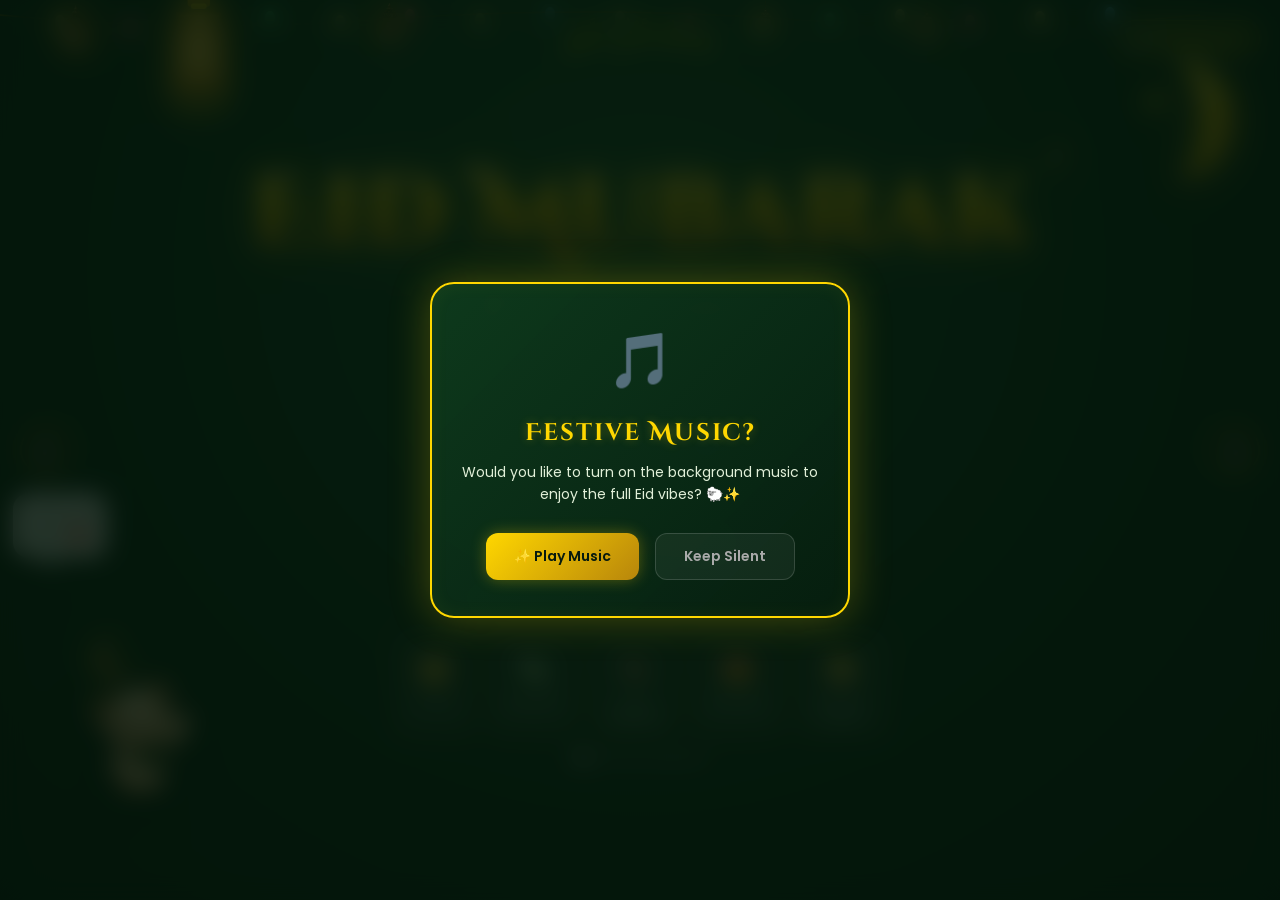
<file: index.html>
<!DOCTYPE html>
<html lang="en">
<head>
<meta charset="UTF-8">
<meta name="viewport" content="width=device-width, initial-scale=1.0, maximum-scale=1.0, user-scalable=no">
<title>Eid Mubarak - Eid ul Adha</title>
<link href="https://fonts.googleapis.com/css2?family=Cinzel+Decorative:wght@400;700;900&family=Amiri:wght@400;700&family=Poppins:wght@300;400;500;600;700&display=swap" rel="stylesheet">
<link rel="stylesheet" href="style.css">
</head>
<body>

<audio id="bg-music" loop>
    <source src="GIVEN_ASSESTS/BACK%20GROUND%20MUSIC.mp3" type="audio/mpeg">
</audio>

<!-- Music Suggestion Consent Modal -->
<div id="music-modal" class="music-modal">
    <div class="music-modal-content">
        <div class="music-modal-icon">🎵</div>
        <h2>Festive Music?</h2>
        <p>Would you like to turn on the background music to enjoy the full Eid vibes? 🐑✨</p>
        <div class="music-modal-buttons">
            <button id="music-yes-btn" class="modal-btn yes-btn">✨ Play Music</button>
            <button id="music-no-btn" class="modal-btn no-btn">Keep Silent</button>
        </div>
    </div>
</div>

<canvas id="starCanvas"></canvas>

<!-- Slider Navigation -->
<button class="nav-btn prev-btn" id="prev-btn">❮</button>
<button class="nav-btn next-btn" id="next-btn">❯</button>

<!-- Toast for reactions -->
<div id="toast"></div>

<div class="slider-container" id="slider-container">

    <!-- ========================= SECTION 1 ========================= -->
    <section class="slide active" id="slide-1">
        <!-- String lights SVG -->
        <svg class="string-lights" viewBox="0 0 1200 80" preserveAspectRatio="none">
            <defs>
                <filter id="glow">
                    <feGaussianBlur stdDeviation="3" result="blur"/>
                    <feMerge><feMergeNode in="blur"/><feMergeNode in="SourceGraphic"/></feMerge>
                </filter>
            </defs>
            <path d="M0,15 Q200,35 400,18 Q600,5 800,20 Q1000,35 1200,15" stroke="#6a4c00" stroke-width="1.5" fill="none"/>
            <g filter="url(#glow)">
                <ellipse cx="60" cy="22" rx="5" ry="7" fill="#FFE066" class="bulb"/>
                <ellipse cx="130" cy="28" rx="5" ry="7" fill="#FF6B6B" class="bulb"/>
                <ellipse cx="200" cy="24" rx="5" ry="7" fill="#FFE066" class="bulb"/>
                <ellipse cx="270" cy="18" rx="5" ry="7" fill="#66FF99" class="bulb"/>
                <ellipse cx="340" cy="22" rx="5" ry="7" fill="#FFE066" class="bulb"/>
                <ellipse cx="410" cy="16" rx="5" ry="7" fill="#FF6B6B" class="bulb"/>
                <ellipse cx="480" cy="20" rx="5" ry="7" fill="#FFE066" class="bulb"/>
                <ellipse cx="550" cy="14" rx="5" ry="7" fill="#66CCFF" class="bulb"/>
                <ellipse cx="620" cy="18" rx="5" ry="7" fill="#FFE066" class="bulb"/>
                <ellipse cx="690" cy="22" rx="5" ry="7" fill="#FF6B6B" class="bulb"/>
                <ellipse cx="760" cy="26" rx="5" ry="7" fill="#FFE066" class="bulb"/>
                <ellipse cx="830" cy="20" rx="5" ry="7" fill="#66FF99" class="bulb"/>
                <ellipse cx="900" cy="16" rx="5" ry="7" fill="#FFE066" class="bulb"/>
                <ellipse cx="970" cy="22" rx="5" ry="7" fill="#FF6B6B" class="bulb"/>
                <ellipse cx="1040" cy="18" rx="5" ry="7" fill="#FFE066" class="bulb"/>
                <ellipse cx="1110" cy="14" rx="5" ry="7" fill="#66CCFF" class="bulb"/>
            </g>
        </svg>

        <div class="bismillah">بِسْمِ اللهِ الرَّحْمٰنِ الرَّحِيْمِ</div>
        <button class="sound-btn" id="sound-btn">🔊 Turn On Sound</button>

        <div class="speech-bubble">عید مبارک<br>یا چلو ❤️</div>

        <!-- Replaced SVG Sheep with PNG + Animation Class -->
        <img src="GIVEN_ASSESTS/SECTION%201%20SHEEP.png" class="sheep-s1 waving-sheep" alt="Happy Sheep">

        <!-- BOTH Old and New Moons -->
        <img src="GIVEN_ASSESTS/MOON%201.png" class="old-moon-1 glowing-moon" alt="Moon 1">
        <img src="GIVEN_ASSESTS/MOON%202.png" class="old-moon-2 glowing-moon" alt="Moon 2">
        
        <svg class="new-moon glowing-moon" viewBox="0 0 160 180" xmlns="http://www.w3.org/2000/svg">
            <defs>
                <radialGradient id="moonGrad" cx="35%" cy="35%" r="65%">
                    <stop offset="0%" stop-color="#FFE85C"/>
                    <stop offset="60%" stop-color="#FFD700"/>
                    <stop offset="100%" stop-color="#B8860B"/>
                </radialGradient>
                <filter id="moonGlow">
                    <feGaussianBlur stdDeviation="8" result="blur"/>
                    <feMerge><feMergeNode in="blur"/><feMergeNode in="SourceGraphic"/></feMerge>
                </filter>
            </defs>
            <g filter="url(#moonGlow)">
                <path d="M80,10 Q150,50 145,100 Q140,150 80,170 Q120,130 118,90 Q116,50 80,10Z" fill="url(#moonGrad)"/>
                <path d="M95,40 Q120,60 118,85 Q116,110 95,125 Q110,105 108,82 Q107,60 95,40Z" fill="rgba(255,180,0,0.3)"/>
            </g>
            <g transform="translate(50,70)">
                <polygon points="0,-14 3.4,-5 12.9,-5 5.6,1.8 8.5,11.5 0,6 -8.5,11.5 -5.6,1.8 -12.9,-5 -3.4,-5" fill="#FFD700" opacity="0.9"/>
            </g>
        </svg>

        <!-- BOTH Old and New Lanterns -->
        <img src="GIVEN_ASSESTS/LENTERN%201.png" class="old-lantern-1 glowing-lantern" alt="Lantern 1">
        <img src="GIVEN_ASSESTS/LENTERN%202.png" class="old-lantern-2 glowing-lantern" alt="Lantern 2">
        <img src="GIVEN_ASSESTS/LENTERN%201.png" class="old-lantern-3 glowing-lantern" alt="Lantern 3">
        <img src="GIVEN_ASSESTS/LENTERN%202.png" class="old-lantern-4 glowing-lantern" alt="Lantern 4">
        
        <svg class="new-lantern glowing-lantern" viewBox="0 0 80 130" xmlns="http://www.w3.org/2000/svg">
            <defs>
                <radialGradient id="lg1" cx="50%" cy="50%" r="50%">
                    <stop offset="0%" stop-color="#FFE066" stop-opacity="0.9"/>
                    <stop offset="100%" stop-color="#FF9900" stop-opacity="0.3"/>
                </radialGradient>
                <filter id="lglow"><feGaussianBlur stdDeviation="4"/></filter>
            </defs>
            <rect x="30" y="0" width="20" height="15" rx="3" fill="#B8860B"/>
            <rect x="33" y="12" width="14" height="5" rx="2" fill="#FFD700"/>
            <path d="M20,20 L60,20 L65,90 L15,90 Z" fill="#8B6914"/>
            <path d="M22,22 L58,22 L62,88 L18,88 Z" fill="#C8941A"/>
            <ellipse cx="40" cy="55" rx="20" ry="28" fill="url(#lg1)"/>
            <ellipse cx="40" cy="55" rx="15" ry="22" fill="#FFE066" opacity="0.4" filter="url(#lglow)"/>
            <line x1="40" y1="20" x2="40" y2="90" stroke="rgba(255,215,0,0.3)" stroke-width="1"/>
            <line x1="20" y1="55" x2="60" y2="55" stroke="rgba(255,215,0,0.3)" stroke-width="1"/>
            <path d="M15,90 Q40,100 65,90 L65,95 Q40,105 15,95 Z" fill="#8B6914"/>
            <line x1="20" y1="95" x2="18" y2="110" stroke="#FFD700" stroke-width="1.5"/>
            <line x1="30" y1="98" x2="29" y2="115" stroke="#FFD700" stroke-width="1.5"/>
            <line x1="40" y1="99" x2="40" y2="116" stroke="#FFD700" stroke-width="1.5"/>
            <line x1="50" y1="98" x2="51" y2="115" stroke="#FFD700" stroke-width="1.5"/>
            <line x1="60" y1="95" x2="62" y2="110" stroke="#FFD700" stroke-width="1.5"/>
        </svg>

        <div class="s1-content">
            <div class="eid-title">Eid Mubarak</div>
            <div class="eid-subtitle">✦ Eid ul Adha ✦</div>
            <div class="hearts-row">♥ ♥ ♥</div>
            <p class="blessing-text">
                May Allah bless you, your family,<br>
                grant you endless happiness,<br>
                and accept all your duas. ❤️
            </p>
            <div class="arabic-dua">❤️ تَقَبَّلَ اللهُ مِنَّا وَمِنْكُمْ</div>
            <div class="reaction-label">✦ Drop a reaction to spread the Eid vibes! ✦</div>
            <div class="reaction-row">
                <div class="react-btn" data-type="cute"><span class="emoji">🥺</span><span class="label">So Cute</span></div>
                <div class="react-btn" data-type="qr"><span class="emoji">💸</span><span class="label">Where QR?</span></div>
                <div class="react-btn" data-type="goat"><span class="emoji">🐐</span><span class="label">Goat<br>Approved</span></div>
                <div class="react-btn" data-type="masha"><span class="emoji">😍</span><span class="label">Mashallah</span></div>
                <div class="react-btn" data-type="broke"><span class="emoji">😂</span><span class="label">Bro wants<br>money</span></div>
            </div>
            <p style="font-size:12px;color:#aaa;margin-top:12px;">🐑 Click any reaction!</p>
        </div>
        <div id="confetti-container"></div>
    </section>

    <!-- ========================= SECTION 2 ========================= -->
    <section class="slide" id="slide-2">
        <div class="s2-bg-pattern"></div>
        <canvas class="money-canvas" id="moneyCanvas"></canvas>

        <div class="sci-note fluttering-note">
            <div class="note-title">💡 Scientific Fact</div>
            <div class="note-body">Scientists say sending Eidi increases happiness by 99.9% 😎</div>
        </div>

        <div class="sheep-s2-wrapper center-y">
            <div id="tears-container"></div>
            <!-- Replaced SVG Sheep with PNG + Animation Class -->
            <img src="GIVEN_ASSESTS/SECTION%202%20SHEEP.png" class="sheep-s2 crying-sheep-anim" alt="Crying Sheep">
        </div>
        
        <div class="speech-bubble bubble-s2">
            Aap bhi na yarr... 🥺
        </div>

        <div class="s2-content">
            <div class="s2-habibi">Okayy Habibi...</div>
            <div class="s2-title">Now For The <span>Important Part</span> 🥰</div>
            <div class="survived-row">
                You survived Ramadan. <span class="check">✅</span>&nbsp;
                You survived Eid. <span class="check">✅</span>&nbsp;
                You survived Qurbani. <span class="check">✅</span>
            </div>
            <p style="font-size:14px;color:#ccc;margin-bottom:12px;">Now complete the final mission:</p>
            <div class="send-eidi-btn">💸 SEND EIDI 💸</div>
            
            <div class="s2-options">
                <div class="option-card oc-green" data-type="eidi">
                    <span class="oc-emoji">💸</span>
                    <span class="oc-title">Send Eidi</span>
                    <span class="oc-sub">Best Option</span>
                </div>
                <div class="option-card oc-red" data-type="broke">
                    <span class="oc-emoji">😭</span>
                    <span class="oc-title">I'm Broke</span>
                    <span class="oc-sub">(Still Click)</span>
                </div>
                <div class="option-card oc-gold" data-type="negotiate">
                    <span class="oc-emoji">🤝</span>
                    <span class="oc-title">Negotiate</span>
                    <span class="oc-sub">Discount?</span>
                </div>
                <div class="option-card oc-purple" data-type="dua">
                    <span class="oc-emoji">🙏</span>
                    <span class="oc-title">Dua Instead?</span>
                    <span class="oc-sub">(Accepted)</span>
                </div>
            </div>
            <p style="font-size:12px;color:#888;">— Choose wisely 😅 —</p>

            <div class="s2-hints">
                <div class="hint-item">
                    <span class="hint-emoji">🐑</span>
                    <div><strong style="color:#FFD700">I'm Broke Clicked?</strong><br>Even ₹10 rupees builds character. 🥲</div>
                </div>
                <div class="hint-item">
                    <span class="hint-emoji">😎</span>
                    <div><strong style="color:#FFD700">Dua Instead Clicked?</strong><br>Dua accepted... but QR is still available 👀</div>
                </div>
                <div class="hint-item">
                    <span class="hint-emoji">⏰</span>
                    <div><strong style="color:#FFD700">Taking too long?</strong><br>Habibi don't scroll away... 😅</div>
                </div>
            </div>
        </div>
    </section>

    <!-- ========================= SECTION 3 ========================= -->
    <section class="slide" id="slide-3">
        <canvas id="moneyCanvas3"></canvas>
        <div id="sparkle-container"></div>

        <!-- Both Old and New Lanterns -->
        <img src="GIVEN_ASSESTS/LENTERN%201.png" class="old-lantern-1-s3 glowing-lantern" alt="Lantern 1">
        <svg class="new-lantern-s3 glowing-lantern" viewBox="0 0 80 130" xmlns="http://www.w3.org/2000/svg">
            <rect x="30" y="0" width="20" height="15" rx="3" fill="#B8860B"/>
            <rect x="33" y="12" width="14" height="5" rx="2" fill="#FFD700"/>
            <path d="M20,20 L60,20 L65,90 L15,90 Z" fill="#8B6914"/>
            <path d="M22,22 L58,22 L62,88 L18,88 Z" fill="#C8941A"/>
            <defs><radialGradient id="lg2" cx="50%" cy="50%" r="50%"><stop offset="0%" stop-color="#FFE066" stop-opacity="0.9"/><stop offset="100%" stop-color="#FF9900" stop-opacity="0.3"/></radialGradient></defs>
            <ellipse cx="40" cy="55" rx="20" ry="28" fill="url(#lg2)"/>
            <line x1="40" y1="20" x2="40" y2="90" stroke="rgba(255,215,0,0.3)" stroke-width="1"/>
            <path d="M15,90 Q40,100 65,90 L65,95 Q40,105 15,95 Z" fill="#8B6914"/>
            <line x1="20" y1="95" x2="18" y2="110" stroke="#FFD700" stroke-width="1.5"/>
            <line x1="30" y1="98" x2="29" y2="115" stroke="#FFD700" stroke-width="1.5"/>
            <line x1="40" y1="99" x2="40" y2="116" stroke="#FFD700" stroke-width="1.5"/>
            <line x1="50" y1="98" x2="51" y2="115" stroke="#FFD700" stroke-width="1.5"/>
            <line x1="60" y1="95" x2="62" y2="110" stroke="#FFD700" stroke-width="1.5"/>
        </svg>

        <!-- Replaced SVG Sheep with PNG + Animation Class -->
        <img src="GIVEN_ASSESTS/SECTION%203%20SHEEP.png" class="sheep-s3 enjoying-sheep" alt="Cool Sheep">
        <div class="bubble-s3">Eidi de do yaar 💙</div>
        <div class="thank-you">Thank you<br>in advance 🥲</div>

        <div class="s3-content">
            <div class="s3-title">✨ Official Eidi Collection Center ✨</div>
            <div class="s3-subtitle">Support Local Broke Human ❤️</div>

            <div class="s3-left">
                <div class="s3-panel-title">Eidi Goal</div>
                <div class="progress-bar-wrap">
                    <div class="progress-bar-fill goal-fill" id="goal-progress-fill"></div>
                </div>
                <div class="progress-pct" id="goal-percent-text">0%</div>
                <div class="goal-text">Goal: PS5 leke FIFA khelunga! 🎮</div>
                <div class="ps5-box">
                    <img src="GIVEN_ASSESTS/ps5_real.jpg" class="ps5-img" alt="PS5 Console">
                </div>
            </div>

            <div class="s3-center">
                <div class="s3-progress-box">
                    <div class="s3-prog-title">Eidi Collection Progress</div>
                    <div class="s3-prog-bar-wrap">
                        <div class="s3-prog-fill main-fill" id="main-progress-fill"></div>
                    </div>
                    <div class="s3-prog-nums" id="amount-text">₹0 / ₹49,990</div>
                    <div class="s3-prog-msg">Thoda aur pyaar dikhao, PS5 humara intezaar kar raha hai! 😎</div>
                </div>

                <div class="qr-label">📷 Scan &amp; Send Eidi</div>
                <div class="qr-wrap">
                    <div class="qr-glow-track"></div>
                    <div class="qr-inner" id="qrInner">
                        <img src="GIVEN_ASSESTS/qr_code.png" id="qrCanvas" style="width:100%;height:100%;border-radius:10px;display:block;" alt="UPI QR Code">
                    </div>
                </div>
                <div class="qr-upi">UPI ID: aryansk282@okicici ❤️</div>

               
            </div>

            <div class="s3-right">
                <div class="s3-stats-box">
                    <div class="stats-label">Total Eidi Received</div>
                    <div class="stats-amount" id="total-received-text">₹0</div>
                    <div class="stats-txn">33 Transactions 🎉</div>
                </div>
                <div class="s3-dua-box">
                    <strong>🤲 My Dua For You</strong>
                    May Allah multiply your wealth and happiness, so you can give me more eidi 🙌
                </div>
                <div class="s3-dua-accepted-box" id="dua-accepted-box">
                    <strong>🙏 Dua Accepted!</strong>
                    Dua accepted... but the QR is still available, just saying! 😉💸
                </div>
            </div>
        </div>
    </section>
</div>

<script src="script.js"></script>
</body>
</html>
</file>
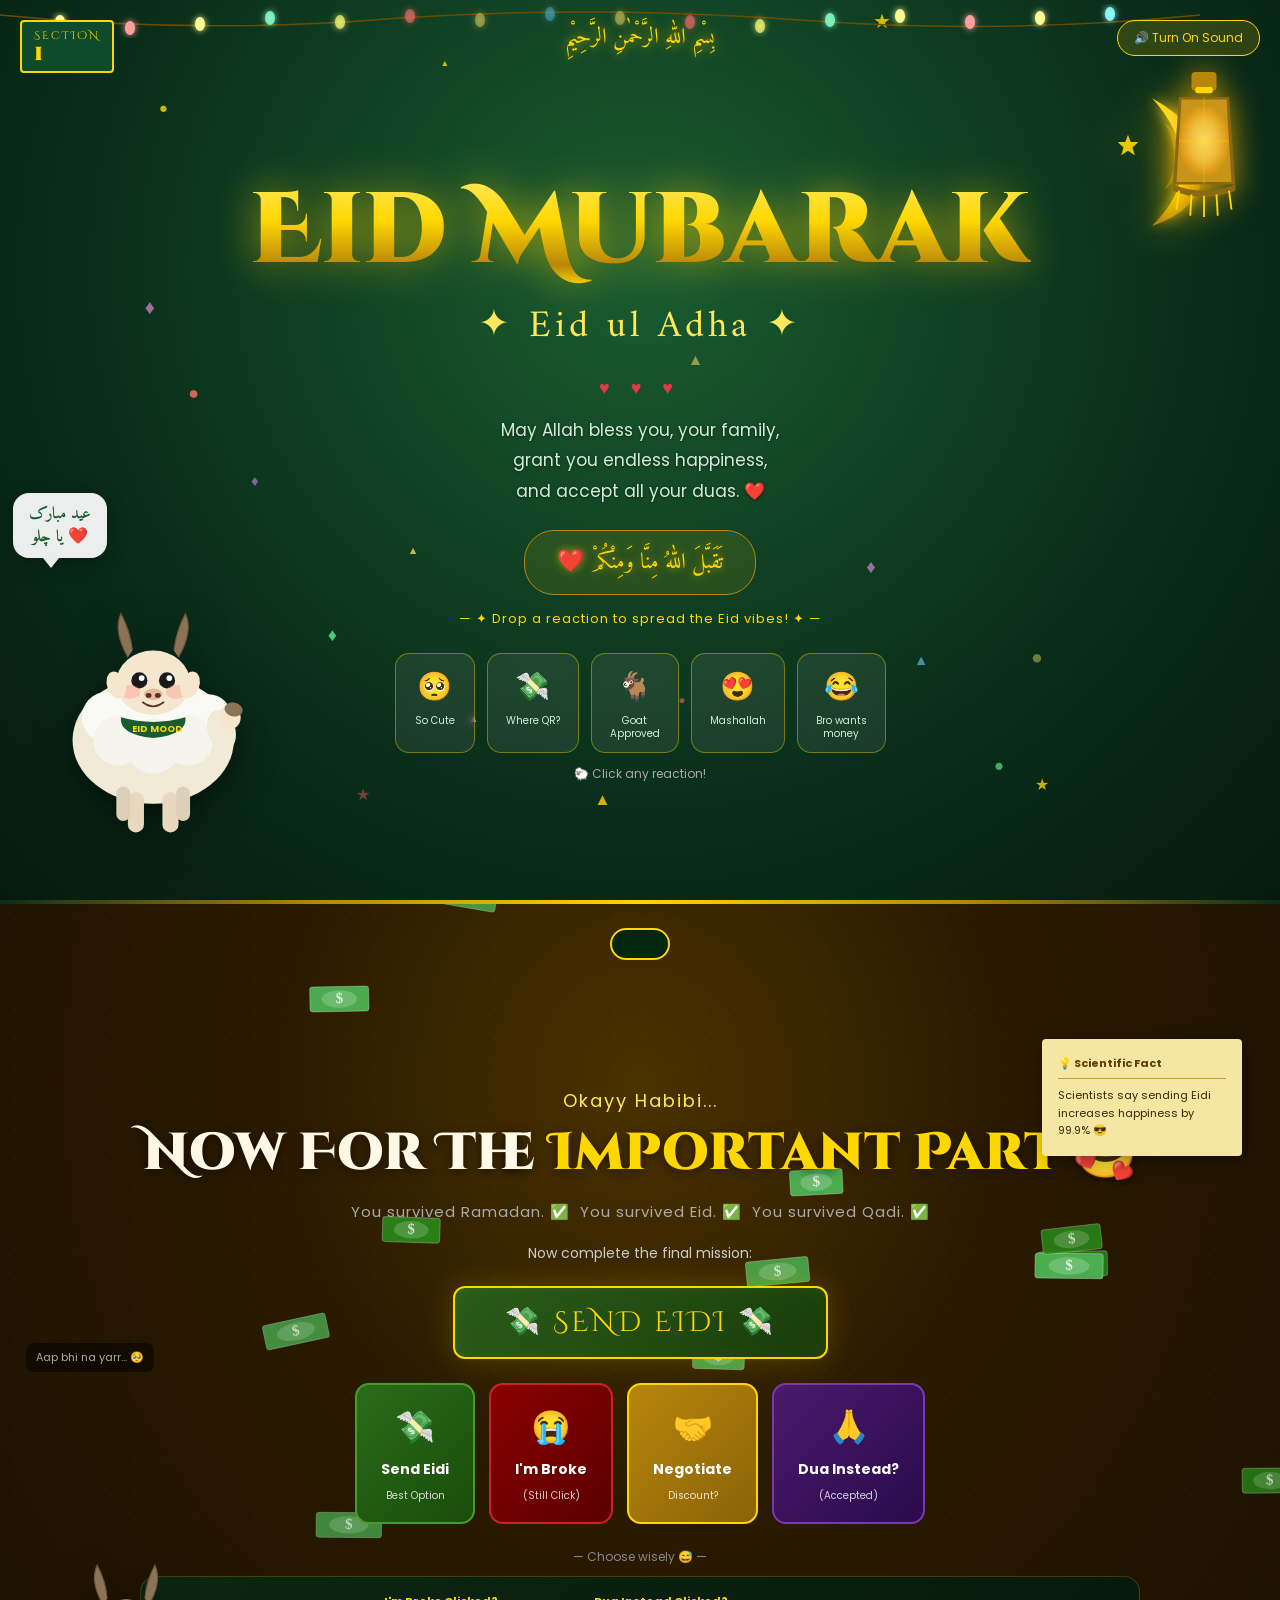
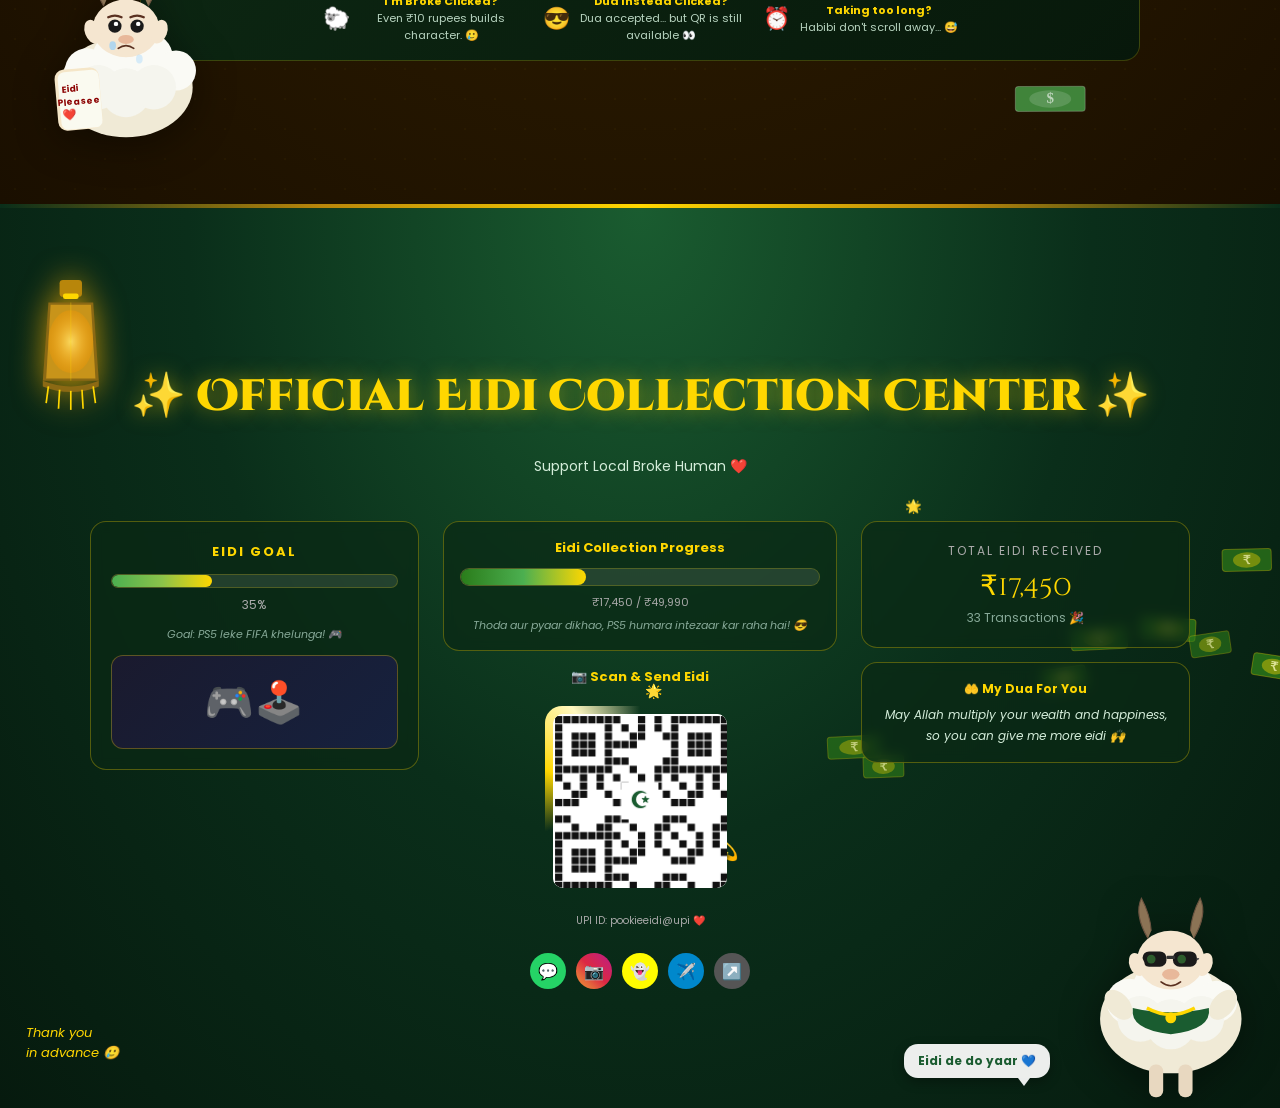
<file: eid-mubarak-3d.html>
<!DOCTYPE html>
<html lang="en">
<head>
<meta charset="UTF-8">
<meta name="viewport" content="width=device-width, initial-scale=1.0">
<title>Eid Mubarak - Eid ul Adha</title>
<link href="https://fonts.googleapis.com/css2?family=Cinzel+Decorative:wght@400;700;900&family=Amiri:wght@400;700&family=Poppins:wght@300;400;500;600;700&display=swap" rel="stylesheet">
<style>
  :root {
    --gold: #FFD700;
    --gold-light: #FFE85C;
    --gold-dark: #B8860B;
    --green-deep: #0A2E1A;
    --green-mid: #0F4A2A;
    --green-light: #1A6B3A;
    --cream: #FFF8E7;
    --red-accent: #E63946;
    --bg-sand: #F5E6C8;
    --bg-sand2: #EDD9A3;
  }

  * { margin: 0; padding: 0; box-sizing: border-box; }

  body {
    background: var(--green-deep);
    font-family: 'Poppins', sans-serif;
    overflow-x: hidden;
    cursor: default;
  }

  /* ===== CANVAS STARS BG ===== */
  #starCanvas {
    position: fixed;
    top: 0; left: 0;
    width: 100%; height: 100%;
    pointer-events: none;
    z-index: 0;
  }

  /* ===========================
     SECTION 1
  =========================== */
  #section1 {
    position: relative;
    min-height: 100vh;
    background: radial-gradient(ellipse at 50% 30%, #1A5C30 0%, #0A2E1A 60%, #061A0E 100%);
    overflow: hidden;
    display: flex;
    align-items: center;
    justify-content: center;
    padding: 40px 20px;
  }

  /* Section badge */
  .section-badge {
    position: absolute;
    top: 20px; left: 20px;
    background: var(--green-mid);
    border: 2px solid var(--gold);
    color: var(--gold);
    font-family: 'Cinzel Decorative', serif;
    font-size: 11px;
    padding: 6px 12px;
    border-radius: 4px;
    z-index: 10;
    text-transform: uppercase;
    letter-spacing: 2px;
  }
  .section-badge span {
    display: block;
    font-size: 22px;
    font-weight: 900;
    line-height: 1;
  }

  /* String lights */
  .string-lights {
    position: absolute;
    top: 0; left: 0; right: 0;
    height: 80px;
    z-index: 5;
  }

  /* Bismillah */
  .bismillah {
    position: absolute;
    top: 18px;
    left: 50%;
    transform: translateX(-50%);
    font-family: 'Amiri', serif;
    color: var(--gold);
    font-size: 22px;
    text-shadow: 0 0 12px rgba(255,215,0,0.8);
    z-index: 10;
    white-space: nowrap;
  }

  /* Sound btn */
  .sound-btn {
    position: absolute;
    top: 20px; right: 20px;
    background: rgba(255,215,0,0.15);
    border: 1.5px solid var(--gold);
    color: var(--gold);
    padding: 8px 16px;
    border-radius: 20px;
    font-size: 12px;
    cursor: pointer;
    z-index: 10;
    transition: all 0.3s;
    font-family: 'Poppins', sans-serif;
  }
  .sound-btn:hover { background: rgba(255,215,0,0.3); }

  /* Main content S1 */
  .s1-content {
    position: relative;
    z-index: 5;
    text-align: center;
    display: flex;
    flex-direction: column;
    align-items: center;
    width: 100%;
    max-width: 1100px;
    padding-top: 60px;
  }

  /* Eid Mubarak Title */
  .eid-title {
    font-family: 'Cinzel Decorative', serif;
    font-size: clamp(48px, 8vw, 100px);
    font-weight: 900;
    background: linear-gradient(180deg, #FFE85C 0%, #FFD700 40%, #B8860B 80%, #FFD700 100%);
    -webkit-background-clip: text;
    -webkit-text-fill-color: transparent;
    background-clip: text;
    text-shadow: none;
    position: relative;
    animation: titleGlow 2s ease-in-out infinite alternate;
    filter: drop-shadow(0 0 20px rgba(255,215,0,0.6));
    line-height: 1.1;
    margin-bottom: 6px;
  }

  @keyframes titleGlow {
    from { filter: drop-shadow(0 0 15px rgba(255,215,0,0.5)) drop-shadow(0 0 30px rgba(255,200,0,0.3)); }
    to   { filter: drop-shadow(0 0 30px rgba(255,215,0,0.9)) drop-shadow(0 0 60px rgba(255,220,0,0.6)); }
  }

  .eid-subtitle {
    font-family: 'Amiri', serif;
    font-size: clamp(20px, 3.5vw, 38px);
    color: var(--gold-light);
    letter-spacing: 4px;
    margin-bottom: 10px;
    animation: subtitleGlow 2.5s ease-in-out infinite alternate;
  }
  @keyframes subtitleGlow {
    from { text-shadow: 0 0 10px rgba(255,215,0,0.4), 0 0 20px rgba(255,200,0,0.2); }
    to   { text-shadow: 0 0 20px rgba(255,215,0,0.9), 0 0 40px rgba(255,200,0,0.5); }
  }

  .hearts-row { color: var(--red-accent); font-size: 18px; letter-spacing: 8px; margin: 4px 0; }

  .blessing-text {
    font-size: clamp(13px, 1.5vw, 17px);
    color: #d4edda;
    line-height: 1.8;
    margin: 10px 0;
    text-shadow: 0 1px 3px rgba(0,0,0,0.5);
  }

  .arabic-dua {
    background: rgba(255,215,0,0.1);
    border: 1.5px solid var(--gold-dark);
    border-radius: 30px;
    padding: 12px 32px;
    font-family: 'Amiri', serif;
    font-size: clamp(16px, 2vw, 22px);
    color: var(--gold);
    margin: 14px auto;
    display: inline-block;
    text-shadow: 0 0 8px rgba(255,215,0,0.5);
  }

  /* Sheep S1 */
  .sheep-s1 {
    position: absolute;
    left: 3%;
    bottom: 5%;
    width: clamp(140px, 18vw, 240px);
    z-index: 6;
    animation: sheepWave 0.8s ease-in-out infinite alternate, sheepFloat 3s ease-in-out infinite;
    transform-origin: bottom center;
    filter: drop-shadow(0 10px 20px rgba(0,0,0,0.4));
  }
  @keyframes sheepWave {
    from { transform: rotate(-3deg); }
    to   { transform: rotate(3deg); }
  }
  @keyframes sheepFloat {
    0%, 100% { transform: translateY(0); }
    50%       { transform: translateY(-8px); }
  }

  /* Arabic speech bubble */
  .speech-bubble {
    position: absolute;
    left: 1%;
    bottom: 38%;
    background: rgba(255,255,255,0.92);
    border-radius: 16px;
    padding: 10px 16px;
    font-family: 'Amiri', serif;
    font-size: 16px;
    color: #1A5C30;
    font-weight: 700;
    z-index: 7;
    box-shadow: 0 4px 20px rgba(0,0,0,0.3);
    animation: bubbleFloat 3s ease-in-out infinite;
    text-align: center;
    line-height: 1.4;
  }
  .speech-bubble::after {
    content: '';
    position: absolute;
    bottom: -10px; left: 30px;
    border-width: 10px 8px 0;
    border-style: solid;
    border-color: rgba(255,255,255,0.92) transparent transparent;
  }
  @keyframes bubbleFloat {
    0%,100% { transform: translateY(0) rotate(-1deg); }
    50%      { transform: translateY(-5px) rotate(1deg); }
  }

  /* Crescent Moon */
  .moon {
    position: absolute;
    right: 5%;
    top: 10%;
    width: clamp(80px,10vw,140px);
    z-index: 4;
    animation: moonGlow 3s ease-in-out infinite alternate;
    filter: drop-shadow(0 0 20px rgba(255,215,0,0.6));
  }
  @keyframes moonGlow {
    from { filter: drop-shadow(0 0 15px rgba(255,215,0,0.4)); }
    to   { filter: drop-shadow(0 0 35px rgba(255,215,0,0.9)); }
  }

  /* Lanterns */
  .lantern {
    position: absolute;
    z-index: 4;
    animation: lanternSwing 4s ease-in-out infinite;
    transform-origin: top center;
    filter: drop-shadow(0 0 15px rgba(255,180,0,0.7));
  }
  .lantern:nth-child(2) { animation-delay: -1s; }
  .lantern:nth-child(3) { animation-delay: -2s; }
  @keyframes lanternSwing {
    0%,100% { transform: rotate(-8deg); }
    50%      { transform: rotate(8deg); }
  }

  /* Reaction buttons */
  .reaction-row {
    display: flex;
    gap: 12px;
    justify-content: center;
    margin-top: 16px;
    flex-wrap: wrap;
  }
  .reaction-label {
    font-size: 13px;
    color: var(--gold);
    margin-bottom: 8px;
    letter-spacing: 1px;
  }
  .reaction-label::before, .reaction-label::after { content: ' — '; }

  .react-btn {
    background: rgba(255,255,255,0.07);
    border: 1.5px solid rgba(255,215,0,0.4);
    border-radius: 14px;
    padding: 12px 18px;
    cursor: pointer;
    transition: all 0.3s cubic-bezier(0.34,1.56,0.64,1);
    display: flex;
    flex-direction: column;
    align-items: center;
    gap: 6px;
    min-width: 80px;
    backdrop-filter: blur(4px);
  }
  .react-btn:hover {
    transform: translateY(-8px) scale(1.1);
    background: rgba(255,215,0,0.15);
    border-color: var(--gold);
    box-shadow: 0 10px 30px rgba(255,215,0,0.3);
  }
  .react-btn .emoji { font-size: 28px; }
  .react-btn .label { font-size: 10px; color: #d4edda; text-align: center; line-height: 1.3; }

  /* Floating confetti */
  .confetti { position: absolute; z-index: 3; pointer-events: none; }

  /* ===========================
     SECTION 2
  =========================== */
  #section2 {
    position: relative;
    min-height: 100vh;
    background: radial-gradient(ellipse at 50% 20%, #4a3200 0%, #2a1a00 40%, #1a0f00 100%);
    overflow: hidden;
    display: flex;
    align-items: center;
    justify-content: center;
    padding: 80px 20px 40px;
  }

  .s2-bg-pattern {
    position: absolute;
    inset: 0;
    background-image: radial-gradient(circle, rgba(255,215,0,0.03) 1px, transparent 1px);
    background-size: 30px 30px;
  }

  /* Falling money */
  .money-canvas {
    position: absolute;
    top: 0; left: 0;
    width: 100%; height: 100%;
    pointer-events: none;
    z-index: 2;
  }

  .s2-content {
    position: relative;
    z-index: 5;
    text-align: center;
    max-width: 1000px;
    width: 100%;
  }

  .s2-habibi {
    font-size: clamp(14px, 2vw, 18px);
    color: var(--gold-light);
    letter-spacing: 2px;
    margin-bottom: 4px;
  }
  .s2-title {
    font-family: 'Cinzel Decorative', serif;
    font-size: clamp(26px, 4.5vw, 52px);
    font-weight: 900;
    color: var(--cream);
    margin-bottom: 12px;
    text-shadow: 0 2px 10px rgba(0,0,0,0.5);
  }
  .s2-title span { color: var(--gold); }

  .survived-row {
    font-size: clamp(11px, 1.4vw, 15px);
    color: #aaa;
    margin-bottom: 20px;
    letter-spacing: 1px;
  }
  .survived-row .check { color: #4CAF50; }

  .send-eidi-btn {
    display: inline-block;
    background: linear-gradient(135deg, #2a5c1a, #1a3c0a);
    border: 2px solid var(--gold);
    border-radius: 12px;
    padding: 16px 50px;
    font-family: 'Cinzel Decorative', serif;
    font-size: clamp(18px, 3vw, 28px);
    color: var(--gold);
    letter-spacing: 3px;
    margin: 10px auto 24px;
    cursor: pointer;
    transition: all 0.3s;
    box-shadow: 0 0 30px rgba(255,215,0,0.2), inset 0 0 20px rgba(255,215,0,0.05);
    animation: btnPulse 2s ease-in-out infinite;
  }
  @keyframes btnPulse {
    0%,100% { box-shadow: 0 0 20px rgba(255,215,0,0.2); }
    50%      { box-shadow: 0 0 40px rgba(255,215,0,0.5); }
  }
  .send-eidi-btn:hover { transform: scale(1.05); background: linear-gradient(135deg, #3a7c2a, #2a5c1a); }

  /* Options */
  .s2-options {
    display: flex;
    gap: 14px;
    justify-content: center;
    flex-wrap: wrap;
    margin-bottom: 24px;
  }
  .option-card {
    border-radius: 14px;
    padding: 18px 24px;
    cursor: pointer;
    transition: all 0.3s cubic-bezier(0.34,1.56,0.64,1);
    display: flex;
    flex-direction: column;
    align-items: center;
    gap: 8px;
    min-width: 120px;
    position: relative;
    overflow: hidden;
  }
  .option-card::before {
    content: '';
    position: absolute;
    inset: 0;
    background: linear-gradient(135deg, rgba(255,255,255,0.1), transparent);
    opacity: 0;
    transition: opacity 0.3s;
  }
  .option-card:hover::before { opacity: 1; }
  .option-card:hover { transform: translateY(-8px) scale(1.05); box-shadow: 0 20px 40px rgba(0,0,0,0.3); }
  .option-card .oc-emoji { font-size: 32px; }
  .option-card .oc-title { font-weight: 700; font-size: 14px; }
  .option-card .oc-sub { font-size: 10px; opacity: 0.8; }

  .oc-green { background: linear-gradient(135deg, #2a6c1a, #1a4c0a); border: 2px solid #4a9c2a; color: white; }
  .oc-red   { background: linear-gradient(135deg, #8B0000, #5a0000); border: 2px solid #cc2222; color: white; }
  .oc-gold  { background: linear-gradient(135deg, #b8860b, #8a6309); border: 2px solid var(--gold); color: white; }
  .oc-purple{ background: linear-gradient(135deg, #4a1a6c, #2a0a4c); border: 2px solid #7a3aac; color: white; }

  /* Sheep S2 */
  .sheep-s2 {
    position: absolute;
    left: 2%;
    bottom: 5%;
    width: clamp(130px, 16vw, 200px);
    z-index: 6;
    filter: drop-shadow(0 8px 20px rgba(0,0,0,0.4));
  }

  /* Scientific fact note */
  .sci-note {
    position: absolute;
    right: 3%;
    top: 15%;
    width: clamp(140px, 16vw, 200px);
    background: #F5E6A3;
    padding: 16px;
    border-radius: 4px;
    box-shadow: 4px 4px 20px rgba(0,0,0,0.4);
    transform-origin: top right;
    animation: noteWave 3s ease-in-out infinite;
    z-index: 6;
  }
  @keyframes noteWave {
    0%,100% { transform: rotate(2deg); }
    33%      { transform: rotate(-1deg) skewX(1deg); }
    66%      { transform: rotate(3deg) skewX(-1deg); }
  }
  .sci-note .note-title {
    font-size: 11px;
    font-weight: 700;
    color: #5a4000;
    display: flex;
    align-items: center;
    gap: 4px;
    margin-bottom: 8px;
    border-bottom: 1px solid #c8a030;
    padding-bottom: 6px;
  }
  .sci-note .note-body {
    font-size: 11px;
    color: #3a2800;
    line-height: 1.6;
  }

  /* Bottom hints */
  .s2-hints {
    background: linear-gradient(135deg, rgba(10,40,20,0.9), rgba(5,25,12,0.9));
    border: 1px solid rgba(255,215,0,0.2);
    border-radius: 16px;
    padding: 16px 24px;
    display: flex;
    gap: 20px;
    justify-content: center;
    flex-wrap: wrap;
    margin-top: 10px;
  }
  .hint-item {
    display: flex;
    align-items: center;
    gap: 10px;
    font-size: 11px;
    color: #b8d4c0;
    max-width: 200px;
  }
  .hint-emoji { font-size: 22px; }

  /* ===========================
     SECTION 3
  =========================== */
  #section3 {
    position: relative;
    min-height: 100vh;
    background: radial-gradient(ellipse at 50% 0%, #1A5C30 0%, #0A2E1A 50%, #061A0E 100%);
    overflow: hidden;
    display: flex;
    align-items: center;
    justify-content: center;
    padding: 80px 20px 40px;
  }

  .s3-content {
    position: relative;
    z-index: 5;
    text-align: center;
    max-width: 1100px;
    width: 100%;
    display: grid;
    grid-template-columns: 1fr 1.2fr 1fr;
    gap: 24px;
    align-items: start;
  }

  .s3-title {
    grid-column: 1/-1;
    font-family: 'Cinzel Decorative', serif;
    font-size: clamp(22px, 4vw, 44px);
    font-weight: 900;
    color: var(--gold);
    text-shadow: 0 0 20px rgba(255,215,0,0.5);
    margin-bottom: 6px;
    animation: titleGlow 2.5s ease-in-out infinite alternate;
  }
  .s3-subtitle {
    grid-column: 1/-1;
    color: #d4edda;
    font-size: 14px;
    margin-bottom: 20px;
  }

  /* Left panel */
  .s3-left {
    background: rgba(10,40,20,0.7);
    border: 1.5px solid rgba(255,215,0,0.3);
    border-radius: 16px;
    padding: 20px;
    backdrop-filter: blur(6px);
  }
  .s3-panel-title {
    color: var(--gold);
    font-size: 13px;
    font-weight: 700;
    margin-bottom: 12px;
    text-transform: uppercase;
    letter-spacing: 2px;
  }
  .progress-bar-wrap {
    background: rgba(255,255,255,0.1);
    border-radius: 20px;
    height: 14px;
    overflow: hidden;
    margin-bottom: 8px;
    border: 1px solid rgba(255,215,0,0.2);
  }
  .progress-bar-fill {
    height: 100%;
    width: 35%;
    background: linear-gradient(90deg, #4CAF50, #8BC34A, var(--gold));
    border-radius: 20px;
    position: relative;
    animation: progressShimmer 2s ease-in-out infinite;
  }
  @keyframes progressShimmer {
    0%,100% { box-shadow: 0 0 8px rgba(75,200,100,0.5); }
    50%      { box-shadow: 0 0 16px rgba(75,200,100,0.9); }
  }
  .progress-pct { font-size: 12px; color: #aaa; margin-bottom: 12px; }
  .goal-text { font-size: 11px; color: #8a9; font-style: italic; }

  /* PS5 visual placeholder */
  .ps5-box {
    background: linear-gradient(135deg, #1a1a2e, #16213e);
    border: 1px solid rgba(255,215,0,0.3);
    border-radius: 12px;
    padding: 16px;
    margin-top: 12px;
    text-align: center;
    font-size: 40px;
  }

  /* Center panel */
  .s3-center {
    display: flex;
    flex-direction: column;
    align-items: center;
    gap: 16px;
  }

  /* Progress bar center */
  .s3-progress-box {
    width: 100%;
    background: rgba(10,40,20,0.7);
    border: 1.5px solid rgba(255,215,0,0.3);
    border-radius: 16px;
    padding: 16px;
    backdrop-filter: blur(6px);
  }
  .s3-prog-title { color: var(--gold); font-size: 13px; font-weight: 700; margin-bottom: 10px; }
  .s3-prog-bar-wrap {
    background: rgba(255,255,255,0.1);
    border-radius: 20px;
    height: 18px;
    overflow: hidden;
    border: 1px solid rgba(255,215,0,0.2);
    margin-bottom: 8px;
  }
  .s3-prog-fill {
    height: 100%;
    width: 35%;
    background: linear-gradient(90deg, #2a7c1a, #4CAF50, var(--gold));
    border-radius: 20px;
    animation: progressShimmer 1.5s ease-in-out infinite;
  }
  .s3-prog-nums { font-size: 11px; color: #aaa; }
  .s3-prog-msg { font-size: 11px; color: #8a9; font-style: italic; margin-top: 6px; }

  /* QR code */
  .qr-wrap {
    position: relative;
    width: 180px;
    height: 180px;
    margin: 0 auto;
  }
  .qr-img {
    width: 100%;
    height: 100%;
    border-radius: 12px;
    background: white;
    display: flex;
    align-items: center;
    justify-content: center;
    font-size: 11px;
    color: #333;
    position: relative;
    overflow: hidden;
  }

  /* Moving light around QR */
  .qr-glow-border {
    position: absolute;
    inset: -4px;
    border-radius: 16px;
    background: transparent;
    border: 3px solid transparent;
    animation: qrRotate 2s linear infinite;
  }
  .qr-glow-track {
    position: absolute;
    inset: -5px;
    border-radius: 17px;
    overflow: hidden;
  }
  .qr-glow-track::before {
    content: '';
    position: absolute;
    inset: 0;
    background: conic-gradient(from 0deg, transparent 0%, transparent 70%, var(--gold) 80%, #fff8c0 90%, transparent 100%);
    animation: qrSpin 1.5s linear infinite;
  }
  @keyframes qrSpin { to { transform: rotate(360deg); } }

  .qr-inner {
    position: relative;
    z-index: 2;
    width: calc(100% - 6px);
    height: calc(100% - 6px);
    background: white;
    border-radius: 10px;
    margin: 3px;
    overflow: hidden;
  }

  /* Fake QR grid */
  .fake-qr {
    width: 100%;
    height: 100%;
    display: grid;
    grid-template-columns: repeat(12, 1fr);
    grid-template-rows: repeat(12, 1fr);
    gap: 1px;
    padding: 8px;
    background: white;
  }
  .qr-cell { background: black; border-radius: 1px; }
  .qr-cell.w { background: white; }

  .qr-upi { font-size: 10px; color: #aaa; margin-top: 6px; }
  .qr-label { font-size: 13px; font-weight: 700; color: var(--gold); margin-bottom: 8px; }

  /* Share icons */
  .share-row {
    display: flex;
    gap: 10px;
    justify-content: center;
    margin-top: 8px;
  }
  .share-icon {
    width: 36px; height: 36px;
    border-radius: 50%;
    display: flex; align-items: center; justify-content: center;
    font-size: 16px;
    cursor: pointer;
    transition: transform 0.3s;
  }
  .share-icon:hover { transform: scale(1.2); }

  /* Right panel */
  .s3-right {
    display: flex;
    flex-direction: column;
    gap: 14px;
  }
  .s3-stats-box {
    background: rgba(10,40,20,0.7);
    border: 1.5px solid rgba(255,215,0,0.3);
    border-radius: 16px;
    padding: 20px;
    backdrop-filter: blur(6px);
    text-align: center;
  }
  .stats-label { font-size: 12px; color: #aaa; text-transform: uppercase; letter-spacing: 2px; margin-bottom: 8px; }
  .stats-amount { font-family: 'Cinzel Decorative', serif; font-size: 28px; color: var(--gold); animation: titleGlow 2s infinite alternate; }
  .stats-txn { font-size: 12px; color: #8a9; margin-top: 4px; }

  .s3-dua-box {
    background: rgba(10,40,20,0.7);
    border: 1.5px solid rgba(255,215,0,0.3);
    border-radius: 16px;
    padding: 16px;
    backdrop-filter: blur(6px);
    font-size: 12px;
    color: #d4edda;
    line-height: 1.7;
    font-style: italic;
  }
  .s3-dua-box strong { color: var(--gold); display: block; margin-bottom: 6px; font-style: normal; }

  /* Sheep S3 */
  .sheep-s3 {
    position: absolute;
    right: 0;
    bottom: 0;
    width: clamp(140px, 17vw, 220px);
    z-index: 6;
    filter: drop-shadow(0 8px 20px rgba(0,0,0,0.4));
    animation: sheepBob 2s ease-in-out infinite;
  }
  @keyframes sheepBob {
    0%,100% { transform: translateY(0); }
    50%      { transform: translateY(-6px); }
  }

  /* Speech bubble S3 */
  .bubble-s3 {
    position: absolute;
    right: clamp(150px, 18vw, 240px);
    bottom: 30px;
    background: rgba(255,255,255,0.92);
    border-radius: 14px;
    padding: 8px 14px;
    font-size: 12px;
    font-weight: 700;
    color: #1A5C30;
    z-index: 7;
    box-shadow: 0 4px 12px rgba(0,0,0,0.3);
    animation: bubbleFloat 3s ease-in-out infinite;
    white-space: nowrap;
  }
  .bubble-s3::after {
    content: '';
    position: absolute;
    bottom: -8px; right: 20px;
    border-width: 8px 6px 0;
    border-style: solid;
    border-color: rgba(255,255,255,0.92) transparent transparent;
  }

  .thank-you {
    position: absolute;
    left: 2%;
    bottom: 5%;
    font-size: 13px;
    color: var(--gold);
    font-style: italic;
    z-index: 6;
  }

  /* ===========================
     CANVAS for Money Rain
  =========================== */
  #moneyCanvas3 {
    position: absolute;
    top: 0; left: 0;
    width: 100%; height: 100%;
    pointer-events: none;
    z-index: 3;
  }

  /* Moving sparkle stars */
  .sparkle {
    position: absolute;
    font-size: 18px;
    z-index: 4;
    pointer-events: none;
    animation: sparkleMove 4s linear infinite;
  }
  @keyframes sparkleMove {
    0%   { transform: translateX(0) translateY(0) scale(0.5); opacity: 0; }
    20%  { opacity: 1; transform: translateX(10px) translateY(-10px) scale(1.2); }
    80%  { opacity: 1; }
    100% { transform: translateX(40px) translateY(-40px) scale(0.3); opacity: 0; }
  }

  /* Divider */
  .section-divider {
    height: 4px;
    background: linear-gradient(90deg, transparent, var(--gold-dark), var(--gold), var(--gold-dark), transparent);
    position: relative;
    z-index: 10;
  }

  /* Responsive */
  @media (max-width: 768px) {
    .s3-content { grid-template-columns: 1fr; }
    .s3-title, .s3-subtitle { grid-column: 1; }
    .sheep-s1 { width: 100px; left: 1%; }
    .speech-bubble { font-size: 12px; left: 0; }
    .sci-note { width: 120px; right: 1%; }
    .s2-hints { flex-direction: column; align-items: center; }
  }
</style>
</head>
<body>

<canvas id="starCanvas"></canvas>

<!-- ========================= SECTION 1 ========================= -->
<section id="section1">

  <!-- String lights SVG -->
  <svg class="string-lights" viewBox="0 0 1200 80" preserveAspectRatio="none">
    <defs>
      <filter id="glow">
        <feGaussianBlur stdDeviation="3" result="blur"/>
        <feMerge><feMergeNode in="blur"/><feMergeNode in="SourceGraphic"/></feMerge>
      </filter>
    </defs>
    <!-- Wire -->
    <path d="M0,15 Q200,35 400,18 Q600,5 800,20 Q1000,35 1200,15" stroke="#6a4c00" stroke-width="1.5" fill="none"/>
    <!-- Bulbs -->
    <g filter="url(#glow)">
      <ellipse cx="60" cy="22" rx="5" ry="7" fill="#FFE066" class="bulb"/>
      <ellipse cx="130" cy="28" rx="5" ry="7" fill="#FF6B6B" class="bulb"/>
      <ellipse cx="200" cy="24" rx="5" ry="7" fill="#FFE066" class="bulb"/>
      <ellipse cx="270" cy="18" rx="5" ry="7" fill="#66FF99" class="bulb"/>
      <ellipse cx="340" cy="22" rx="5" ry="7" fill="#FFE066" class="bulb"/>
      <ellipse cx="410" cy="16" rx="5" ry="7" fill="#FF6B6B" class="bulb"/>
      <ellipse cx="480" cy="20" rx="5" ry="7" fill="#FFE066" class="bulb"/>
      <ellipse cx="550" cy="14" rx="5" ry="7" fill="#66CCFF" class="bulb"/>
      <ellipse cx="620" cy="18" rx="5" ry="7" fill="#FFE066" class="bulb"/>
      <ellipse cx="690" cy="22" rx="5" ry="7" fill="#FF6B6B" class="bulb"/>
      <ellipse cx="760" cy="26" rx="5" ry="7" fill="#FFE066" class="bulb"/>
      <ellipse cx="830" cy="20" rx="5" ry="7" fill="#66FF99" class="bulb"/>
      <ellipse cx="900" cy="16" rx="5" ry="7" fill="#FFE066" class="bulb"/>
      <ellipse cx="970" cy="22" rx="5" ry="7" fill="#FF6B6B" class="bulb"/>
      <ellipse cx="1040" cy="18" rx="5" ry="7" fill="#FFE066" class="bulb"/>
      <ellipse cx="1110" cy="14" rx="5" ry="7" fill="#66CCFF" class="bulb"/>
    </g>
  </svg>

  <div class="section-badge">SECTION <span>1</span></div>
  <div class="bismillah">بِسْمِ اللهِ الرَّحْمٰنِ الرَّحِيْمِ</div>
  <button class="sound-btn">🔊 Turn On Sound</button>

  <!-- Left speech bubble -->
  <div class="speech-bubble">عید مبارک<br>یا چلو ❤️</div>

  <!-- Sheep S1 (waving) -->
  <svg class="sheep-s1" viewBox="0 0 200 260" xmlns="http://www.w3.org/2000/svg">
    <!-- Body -->
    <ellipse cx="100" cy="160" rx="70" ry="55" fill="#F0EAD6" filter="url(#sheepShadow)"/>
    <!-- Wool bumps -->
    <circle cx="60" cy="140" r="22" fill="#FAFAF5"/>
    <circle cx="90" cy="128" r="24" fill="#FAFAF5"/>
    <circle cx="120" cy="128" r="24" fill="#FAFAF5"/>
    <circle cx="148" cy="140" r="20" fill="#FAFAF5"/>
    <circle cx="70" cy="160" r="22" fill="#F5F5EE"/>
    <circle cx="100" cy="165" r="24" fill="#F5F5EE"/>
    <circle cx="130" cy="160" r="22" fill="#F5F5EE"/>
    <!-- Face -->
    <ellipse cx="100" cy="110" rx="32" ry="28" fill="#F5E6D0"/>
    <!-- Horns -->
    <path d="M78,88 Q65,65 72,50 Q80,65 82,82" fill="#8B7355" stroke="#6B5340" stroke-width="1"/>
    <path d="M122,88 Q135,65 128,50 Q120,65 118,82" fill="#8B7355" stroke="#6B5340" stroke-width="1"/>
    <!-- Eyes -->
    <circle cx="88" cy="108" r="7" fill="#1a1a1a"/>
    <circle cx="112" cy="108" r="7" fill="#1a1a1a"/>
    <circle cx="90" cy="106" r="2.5" fill="white"/>
    <circle cx="114" cy="106" r="2.5" fill="white"/>
    <!-- Cheeks -->
    <ellipse cx="80" cy="118" rx="9" ry="6" fill="rgba(255,150,130,0.4)"/>
    <ellipse cx="120" cy="118" rx="9" ry="6" fill="rgba(255,150,130,0.4)"/>
    <!-- Nose -->
    <ellipse cx="100" cy="120" rx="8" ry="5" fill="#E8B89A"/>
    <ellipse cx="96" cy="121" rx="2.5" ry="2" fill="#5a3020"/>
    <ellipse cx="104" cy="121" rx="2.5" ry="2" fill="#5a3020"/>
    <!-- Smile -->
    <path d="M91,127 Q100,134 109,127" stroke="#5a3020" stroke-width="1.5" fill="none" stroke-linecap="round"/>
    <!-- Ears -->
    <ellipse cx="68" cy="112" rx="8" ry="12" fill="#F5E6D0" transform="rotate(-20,68,112)"/>
    <ellipse cx="132" cy="112" rx="8" ry="12" fill="#F5E6D0" transform="rotate(20,132,112)"/>
    <!-- Scarf -->
    <path d="M72,140 Q100,148 128,140 Q130,155 100,158 Q70,155 72,140" fill="#1A5C30"/>
    <text x="82" y="153" font-size="8" fill="#FFD700" font-family="Poppins" font-weight="700">EID MOOD</text>
    <!-- Legs -->
    <rect x="78" y="205" width="14" height="35" rx="7" fill="#E8D8C0"/>
    <rect x="108" y="205" width="14" height="35" rx="7" fill="#E8D8C0"/>
    <rect x="68" y="200" width="12" height="30" rx="6" fill="#DDD0B8"/>
    <rect x="120" y="200" width="12" height="30" rx="6" fill="#DDD0B8"/>
    <!-- Waving arm -->
    <g id="waveArm" style="transform-origin: 145px 155px">
      <ellipse cx="158" cy="148" rx="12" ry="18" fill="#F0EAD6" transform="rotate(-30,158,148)"/>
      <circle cx="162" cy="136" r="10" fill="#F5E6D0"/>
      <!-- Hoof wave -->
      <ellipse cx="164" cy="128" rx="8" ry="6" fill="#8B7355"/>
    </g>
    <defs>
      <filter id="sheepShadow" x="-20%" y="-20%" width="140%" height="140%">
        <feDropShadow dx="0" dy="5" stdDeviation="8" flood-color="rgba(0,0,0,0.2)"/>
      </filter>
    </defs>
  </svg>

  <!-- Moon -->
  <svg class="moon" viewBox="0 0 160 180" xmlns="http://www.w3.org/2000/svg">
    <defs>
      <radialGradient id="moonGrad" cx="35%" cy="35%" r="65%">
        <stop offset="0%" stop-color="#FFE85C"/>
        <stop offset="60%" stop-color="#FFD700"/>
        <stop offset="100%" stop-color="#B8860B"/>
      </radialGradient>
      <filter id="moonGlow">
        <feGaussianBlur stdDeviation="8" result="blur"/>
        <feMerge><feMergeNode in="blur"/><feMergeNode in="SourceGraphic"/></feMerge>
      </filter>
    </defs>
    <g filter="url(#moonGlow)">
      <path d="M80,10 Q150,50 145,100 Q140,150 80,170 Q120,130 118,90 Q116,50 80,10Z" fill="url(#moonGrad)"/>
      <!-- Islamic pattern -->
      <path d="M95,40 Q120,60 118,85 Q116,110 95,125 Q110,105 108,82 Q107,60 95,40Z" fill="rgba(255,180,0,0.3)"/>
    </g>
    <!-- Star -->
    <g transform="translate(50,70)">
      <polygon points="0,-14 3.4,-5 12.9,-5 5.6,1.8 8.5,11.5 0,6 -8.5,11.5 -5.6,1.8 -12.9,-5 -3.4,-5" fill="#FFD700" opacity="0.9"/>
    </g>
  </svg>

  <!-- Lantern Right -->
  <svg style="position:absolute;right:2%;top:8%;width:clamp(60px,8vw,100px);z-index:4" class="lantern" viewBox="0 0 80 130" xmlns="http://www.w3.org/2000/svg">
    <defs>
      <radialGradient id="lg1" cx="50%" cy="50%" r="50%">
        <stop offset="0%" stop-color="#FFE066" stop-opacity="0.9"/>
        <stop offset="100%" stop-color="#FF9900" stop-opacity="0.3"/>
      </radialGradient>
      <filter id="lglow"><feGaussianBlur stdDeviation="4"/></filter>
    </defs>
    <rect x="30" y="0" width="20" height="15" rx="3" fill="#B8860B"/>
    <rect x="33" y="12" width="14" height="5" rx="2" fill="#FFD700"/>
    <path d="M20,20 L60,20 L65,90 L15,90 Z" fill="#8B6914"/>
    <path d="M22,22 L58,22 L62,88 L18,88 Z" fill="#C8941A"/>
    <!-- Glow inner -->
    <ellipse cx="40" cy="55" rx="20" ry="28" fill="url(#lg1)"/>
    <ellipse cx="40" cy="55" rx="15" ry="22" fill="#FFE066" opacity="0.4" filter="url(#lglow)"/>
    <!-- Decorative lines -->
    <line x1="40" y1="20" x2="40" y2="90" stroke="rgba(255,215,0,0.3)" stroke-width="1"/>
    <line x1="20" y1="55" x2="60" y2="55" stroke="rgba(255,215,0,0.3)" stroke-width="1"/>
    <path d="M15,90 Q40,100 65,90 L65,95 Q40,105 15,95 Z" fill="#8B6914"/>
    <!-- Fringe -->
    <line x1="20" y1="95" x2="18" y2="110" stroke="#FFD700" stroke-width="1.5"/>
    <line x1="30" y1="98" x2="29" y2="115" stroke="#FFD700" stroke-width="1.5"/>
    <line x1="40" y1="99" x2="40" y2="116" stroke="#FFD700" stroke-width="1.5"/>
    <line x1="50" y1="98" x2="51" y2="115" stroke="#FFD700" stroke-width="1.5"/>
    <line x1="60" y1="95" x2="62" y2="110" stroke="#FFD700" stroke-width="1.5"/>
  </svg>

  <!-- Main content -->
  <div class="s1-content">
    <div class="eid-title">Eid Mubarak</div>
    <div class="eid-subtitle">✦ Eid ul Adha ✦</div>
    <div class="hearts-row">♥ ♥ ♥</div>
    <p class="blessing-text">
      May Allah bless you, your family,<br>
      grant you endless happiness,<br>
      and accept all your duas. ❤️
    </p>
    <div class="arabic-dua">❤️ تَقَبَّلَ اللهُ مِنَّا وَمِنْكُمْ</div>
    <div class="reaction-label">✦ Drop a reaction to spread the Eid vibes! ✦</div>
    <div class="reaction-row">
      <div class="react-btn" onclick="popReaction(this)">
        <span class="emoji">🥺</span><span class="label">So Cute</span>
      </div>
      <div class="react-btn" onclick="popReaction(this)">
        <span class="emoji">💸</span><span class="label">Where QR?</span>
      </div>
      <div class="react-btn" onclick="popReaction(this)">
        <span class="emoji">🐐</span><span class="label">Goat<br>Approved</span>
      </div>
      <div class="react-btn" onclick="popReaction(this)">
        <span class="emoji">😍</span><span class="label">Mashallah</span>
      </div>
      <div class="react-btn" onclick="popReaction(this)">
        <span class="emoji">😂</span><span class="label">Bro wants<br>money</span>
      </div>
    </div>
    <p style="font-size:12px;color:#aaa;margin-top:12px;">🐑 Click any reaction!</p>
  </div>
</section>

<div class="section-divider"></div>

<!-- ========================= SECTION 2 ========================= -->
<section id="section2">
  <div class="s2-bg-pattern"></div>
  <canvas class="money-canvas" id="moneyCanvas"></canvas>

  <!-- Scientific Fact Note -->
  <div class="sci-note">
    <div class="note-title">💡 Scientific Fact</div>
    <div class="note-body">Scientists say sending Eidi increases happiness by 99.9% 😎</div>
  </div>

  <!-- Sheep S2 crying -->
  <svg class="sheep-s2" viewBox="0 0 180 220" xmlns="http://www.w3.org/2000/svg">
    <defs>
      <filter id="s2shadow">
        <feDropShadow dx="0" dy="4" stdDeviation="6" flood-color="rgba(0,0,0,0.3)"/>
      </filter>
    </defs>
    <!-- Body sitting -->
    <ellipse cx="90" cy="155" rx="60" ry="45" fill="#F0EAD6"/>
    <circle cx="55" cy="140" r="20" fill="#FAFAF5"/>
    <circle cx="82" cy="128" r="22" fill="#FAFAF5"/>
    <circle cx="110" cy="128" r="22" fill="#FAFAF5"/>
    <circle cx="135" cy="140" r="18" fill="#FAFAF5"/>
    <circle cx="65" cy="155" r="20" fill="#F5F5EE"/>
    <circle cx="90" cy="160" r="22" fill="#F5F5EE"/>
    <circle cx="115" cy="155" r="20" fill="#F5F5EE"/>
    <!-- Face (sad) -->
    <ellipse cx="90" cy="102" rx="30" ry="26" fill="#F5E6D0"/>
    <!-- Horns -->
    <path d="M70,82 Q57,60 64,45 Q72,60 73,75" fill="#8B7355" stroke="#6B5340" stroke-width="1"/>
    <path d="M110,82 Q123,60 116,45 Q108,60 107,75" fill="#8B7355" stroke="#6B5340" stroke-width="1"/>
    <!-- Sad eyes -->
    <circle cx="80" cy="100" r="6" fill="#1a1a1a"/>
    <circle cx="100" cy="100" r="6" fill="#1a1a1a"/>
    <circle cx="81" cy="98" r="2" fill="white"/>
    <circle cx="101" cy="98" r="2" fill="white"/>
    <!-- Sad brows -->
    <path d="M74,92 Q80,89 86,92" stroke="#5a3020" stroke-width="2" fill="none" stroke-linecap="round"/>
    <path d="M94,92 Q100,89 106,92" stroke="#5a3020" stroke-width="2" fill="none" stroke-linecap="round"/>
    <!-- Teardrop 1 -->
    <ellipse cx="78" cy="108" rx="3" ry="4" fill="#88CCFF" opacity="0.9" class="tear1"/>
    <!-- Teardrop 2 -->
    <ellipse cx="102" cy="110" rx="3" ry="4" fill="#88CCFF" opacity="0.9" class="tear2"/>
    <!-- Nose -->
    <ellipse cx="90" cy="112" rx="7" ry="4" fill="#E8B89A"/>
    <!-- Sad mouth -->
    <path d="M83,120 Q90,115 97,120" stroke="#5a3020" stroke-width="1.5" fill="none" stroke-linecap="round"/>
    <!-- Ears -->
    <ellipse cx="60" cy="105" rx="7" ry="11" fill="#F5E6D0" transform="rotate(-20,60,105)"/>
    <ellipse cx="120" cy="105" rx="7" ry="11" fill="#F5E6D0" transform="rotate(20,120,105)"/>
    <!-- Arms holding sign -->
    <rect x="25" y="140" width="40" height="55" rx="8" fill="#F5E6C8" transform="rotate(-5,25,140)"/>
    <rect x="28" y="142" width="37" height="52" rx="6" fill="#FAFAF0" transform="rotate(-5,28,142)"/>
    <text x="32" y="160" font-size="8" fill="#8B0000" font-family="Poppins" font-weight="700" transform="rotate(-5,32,160)">Eidi</text>
    <text x="29" y="172" font-size="8" fill="#8B0000" font-family="Poppins" font-weight="700" transform="rotate(-5,29,172)">Pleasee</text>
    <text x="33" y="184" font-size="10" transform="rotate(-5,33,184)">❤️</text>
  </svg>

  <!-- Sheep speech S2 -->
  <div style="position:absolute;left:2%;bottom:48%;font-size:11px;color:#aaa;background:rgba(0,0,0,0.5);padding:6px 10px;border-radius:8px;z-index:7;animation:bubbleFloat 3s ease-in-out infinite;">
    Aap bhi na yarr... 🥺
  </div>

  <div class="s2-content">
    <div class="s2-habibi">Okayy Habibi...</div>
    <div class="s2-title">Now For The <span>Important Part</span> 🥰</div>
    <div class="survived-row">
      You survived Ramadan. <span class="check">✅</span>&nbsp;
      You survived Eid. <span class="check">✅</span>&nbsp;
      You survived Qadi. <span class="check">✅</span>
    </div>
    <p style="font-size:14px;color:#ccc;margin-bottom:12px;">Now complete the final mission:</p>
    <div class="send-eidi-btn">💸 SEND EIDI 💸</div>
    <div class="s2-options">
      <div class="option-card oc-green" onclick="optionClick('eidi')">
        <span class="oc-emoji">💸</span>
        <span class="oc-title">Send Eidi</span>
        <span class="oc-sub">Best Option</span>
      </div>
      <div class="option-card oc-red" onclick="optionClick('broke')">
        <span class="oc-emoji">😭</span>
        <span class="oc-title">I'm Broke</span>
        <span class="oc-sub">(Still Click)</span>
      </div>
      <div class="option-card oc-gold" onclick="optionClick('negotiate')">
        <span class="oc-emoji">🤝</span>
        <span class="oc-title">Negotiate</span>
        <span class="oc-sub">Discount?</span>
      </div>
      <div class="option-card oc-purple" onclick="optionClick('dua')">
        <span class="oc-emoji">🙏</span>
        <span class="oc-title">Dua Instead?</span>
        <span class="oc-sub">(Accepted)</span>
      </div>
    </div>
    <p style="font-size:12px;color:#888;">— Choose wisely 😅 —</p>

    <div class="s2-hints">
      <div class="hint-item">
        <span class="hint-emoji">🐑</span>
        <div><strong style="color:#FFD700">I'm Broke Clicked?</strong><br>Even ₹10 rupees builds character. 🥲</div>
      </div>
      <div class="hint-item">
        <span class="hint-emoji">😎</span>
        <div><strong style="color:#FFD700">Dua Instead Clicked?</strong><br>Dua accepted... but QR is still available 👀</div>
      </div>
      <div class="hint-item">
        <span class="hint-emoji">⏰</span>
        <div><strong style="color:#FFD700">Taking too long?</strong><br>Habibi don't scroll away... 😅</div>
      </div>
    </div>
  </div>
</section>

<div class="section-divider"></div>

<!-- ========================= SECTION 3 ========================= -->
<section id="section3">
  <canvas id="moneyCanvas3"></canvas>

  <!-- Lantern Left S3 -->
  <svg style="position:absolute;left:2%;top:8%;width:clamp(50px,7vw,90px);z-index:4" class="lantern" viewBox="0 0 80 130" xmlns="http://www.w3.org/2000/svg">
    <rect x="30" y="0" width="20" height="15" rx="3" fill="#B8860B"/>
    <rect x="33" y="12" width="14" height="5" rx="2" fill="#FFD700"/>
    <path d="M20,20 L60,20 L65,90 L15,90 Z" fill="#8B6914"/>
    <path d="M22,22 L58,22 L62,88 L18,88 Z" fill="#C8941A"/>
    <defs><radialGradient id="lg2" cx="50%" cy="50%" r="50%"><stop offset="0%" stop-color="#FFE066" stop-opacity="0.9"/><stop offset="100%" stop-color="#FF9900" stop-opacity="0.3"/></radialGradient></defs>
    <ellipse cx="40" cy="55" rx="20" ry="28" fill="url(#lg2)"/>
    <line x1="40" y1="20" x2="40" y2="90" stroke="rgba(255,215,0,0.3)" stroke-width="1"/>
    <path d="M15,90 Q40,100 65,90 L65,95 Q40,105 15,95 Z" fill="#8B6914"/>
    <line x1="20" y1="95" x2="18" y2="110" stroke="#FFD700" stroke-width="1.5"/>
    <line x1="30" y1="98" x2="29" y2="115" stroke="#FFD700" stroke-width="1.5"/>
    <line x1="40" y1="99" x2="40" y2="116" stroke="#FFD700" stroke-width="1.5"/>
    <line x1="50" y1="98" x2="51" y2="115" stroke="#FFD700" stroke-width="1.5"/>
    <line x1="60" y1="95" x2="62" y2="110" stroke="#FFD700" stroke-width="1.5"/>
  </svg>

  <!-- Sheep S3 -->
  <svg class="sheep-s3" viewBox="0 0 200 240" xmlns="http://www.w3.org/2000/svg">
    <!-- Cool sheep with sunglasses and gold chain -->
    <ellipse cx="100" cy="158" rx="65" ry="50" fill="#F0EAD6"/>
    <circle cx="62" cy="142" r="21" fill="#FAFAF5"/>
    <circle cx="88" cy="130" r="23" fill="#FAFAF5"/>
    <circle cx="116" cy="130" r="23" fill="#FAFAF5"/>
    <circle cx="142" cy="142" r="19" fill="#FAFAF5"/>
    <circle cx="72" cy="158" r="21" fill="#F5F5EE"/>
    <circle cx="100" cy="163" r="23" fill="#F5F5EE"/>
    <circle cx="128" cy="158" r="21" fill="#F5F5EE"/>
    <!-- Face -->
    <ellipse cx="100" cy="104" rx="31" ry="27" fill="#F5E6D0"/>
    <!-- Horns -->
    <path d="M79,84 Q66,62 73,47 Q81,62 82,77" fill="#8B7355" stroke="#6B5340" stroke-width="1"/>
    <path d="M121,84 Q134,62 127,47 Q119,62 118,77" fill="#8B7355" stroke="#6B5340" stroke-width="1"/>
    <!-- Sunglasses -->
    <rect x="74" y="96" width="22" height="14" rx="6" fill="#1a1a1a"/>
    <rect x="102" y="96" width="22" height="14" rx="6" fill="#1a1a1a"/>
    <rect x="96" y="100" width="8" height="3" rx="1" fill="#333"/>
    <line x1="68" y1="103" x2="74" y2="103" stroke="#555" stroke-width="2"/>
    <line x1="124" y1="103" x2="130" y2="103" stroke="#555" stroke-width="2"/>
    <circle cx="82" cy="103" r="4" fill="#3a8a3a" opacity="0.6"/>
    <circle cx="110" cy="103" r="4" fill="#3a8a3a" opacity="0.6"/>
    <!-- Nose -->
    <ellipse cx="100" cy="117" rx="8" ry="5" fill="#E8B89A"/>
    <!-- Smile -->
    <path d="M91,124 Q100,131 109,124" stroke="#5a3020" stroke-width="1.5" fill="none" stroke-linecap="round"/>
    <!-- Ears -->
    <ellipse cx="69" cy="108" rx="7" ry="11" fill="#F5E6D0" transform="rotate(-20,69,108)"/>
    <ellipse cx="131" cy="108" rx="7" ry="11" fill="#F5E6D0" transform="rotate(20,131,108)"/>
    <!-- Green outfit -->
    <path d="M65,148 Q100,156 135,148 Q138,168 100,172 Q62,168 65,148" fill="#1A5C30"/>
    <!-- Gold chain -->
    <path d="M78,148 Q100,160 122,148" stroke="#FFD700" stroke-width="3" fill="none"/>
    <circle cx="100" cy="157" r="5" fill="#FFD700"/>
    <!-- Arms up (enjoying) -->
    <ellipse cx="52" cy="145" rx="10" ry="16" fill="#F0EAD6" transform="rotate(-40,52,145)"/>
    <ellipse cx="148" cy="145" rx="10" ry="16" fill="#F0EAD6" transform="rotate(40,148,145)"/>
    <!-- Legs -->
    <rect x="80" y="200" width="13" height="30" rx="6" fill="#E8D8C0"/>
    <rect x="107" y="200" width="13" height="30" rx="6" fill="#E8D8C0"/>
  </svg>

  <!-- Speech bubble S3 -->
  <div class="bubble-s3">Eidi de do yaar 💙</div>

  <div class="thank-you">Thank you<br>in advance 🥲</div>

  <div class="s3-content">
    <div class="s3-title">✨ Official Eidi Collection Center ✨</div>
    <div class="s3-subtitle">Support Local Broke Human ❤️</div>

    <!-- Left panel -->
    <div class="s3-left">
      <div class="s3-panel-title">Eidi Goal</div>
      <div class="progress-bar-wrap">
        <div class="progress-bar-fill"></div>
      </div>
      <div class="progress-pct">35%</div>
      <div class="goal-text">Goal: PS5 leke FIFA khelunga! 🎮</div>
      <div class="ps5-box">🎮🕹️</div>
    </div>

    <!-- Center panel -->
    <div class="s3-center">
      <div class="s3-progress-box">
        <div class="s3-prog-title">Eidi Collection Progress</div>
        <div class="s3-prog-bar-wrap">
          <div class="s3-prog-fill"></div>
        </div>
        <div class="s3-prog-nums">₹17,450 / ₹49,990</div>
        <div class="s3-prog-msg">Thoda aur pyaar dikhao, PS5 humara intezaar kar raha hai! 😎</div>
      </div>

      <div class="qr-label">📷 Scan &amp; Send Eidi</div>
      <div class="qr-wrap">
        <div class="qr-glow-track">
          <!-- Glow animated ring -->
        </div>
        <div class="qr-inner" id="qrInner">
          <!-- Fake QR Pattern -->
          <canvas id="qrCanvas" width="170" height="170" style="width:100%;height:100%;border-radius:10px;"></canvas>
        </div>
      </div>
      <div class="qr-upi">UPI ID: pookieeidi@upi ❤️</div>

      <div class="share-row">
        <div class="share-icon" style="background:#25D366" title="WhatsApp">💬</div>
        <div class="share-icon" style="background:linear-gradient(45deg,#f09433,#e6683c,#dc2743,#cc2366,#bc1888)" title="Instagram">📷</div>
        <div class="share-icon" style="background:#FFFC00;color:#000" title="Snapchat">👻</div>
        <div class="share-icon" style="background:#0088CC" title="Telegram">✈️</div>
        <div class="share-icon" style="background:#555" title="Share">↗️</div>
      </div>
    </div>

    <!-- Right panel -->
    <div class="s3-right">
      <div class="s3-stats-box">
        <div class="stats-label">Total Eidi Received</div>
        <div class="stats-amount">₹17,450</div>
        <div class="stats-txn">33 Transactions 🎉</div>
      </div>
      <div class="s3-dua-box">
        <strong>🤲 My Dua For You</strong>
        May Allah multiply your wealth and happiness, so you can give me more eidi 🙌
      </div>
    </div>

  </div>
</section>

<!-- Popup toast -->
<div id="toast" style="position:fixed;bottom:40px;left:50%;transform:translateX(-50%) translateY(100px);background:rgba(0,40,15,0.95);border:2px solid var(--gold);color:var(--gold);padding:14px 28px;border-radius:20px;font-size:14px;z-index:100;transition:transform 0.5s cubic-bezier(0.34,1.56,0.64,1);font-family:Poppins,sans-serif;text-align:center;"></div>

<script>
// ===========================
// STAR CANVAS
// ===========================
(function() {
  const canvas = document.getElementById('starCanvas');
  const ctx = canvas.getContext('2d');
  let stars = [];
  let W, H;

  function resize() {
    W = canvas.width = window.innerWidth;
    H = canvas.height = document.body.scrollHeight;
    createStars();
  }

  function createStars() {
    stars = [];
    const count = Math.floor(W * H / 8000);
    for (let i = 0; i < count; i++) {
      stars.push({
        x: Math.random() * W,
        y: Math.random() * H,
        r: Math.random() * 1.8 + 0.3,
        a: Math.random(),
        speed: Math.random() * 0.02 + 0.005,
        phase: Math.random() * Math.PI * 2
      });
    }
  }

  function drawStars(t) {
    ctx.clearRect(0, 0, W, H);
    stars.forEach(s => {
      const a = (Math.sin(t * s.speed + s.phase) * 0.5 + 0.5) * 0.8 + 0.2;
      ctx.beginPath();
      ctx.arc(s.x, s.y, s.r, 0, Math.PI * 2);
      ctx.fillStyle = `rgba(255,240,180,${a})`;
      ctx.fill();
    });
    requestAnimationFrame(drawStars);
  }

  window.addEventListener('resize', resize);
  resize();
  drawStars(0);
})();

// ===========================
// STRING LIGHTS ANIMATION
// ===========================
(function() {
  const bulbs = document.querySelectorAll('.bulb');
  let t = 0;
  function animBulbs() {
    t += 0.05;
    bulbs.forEach((b, i) => {
      const bright = (Math.sin(t + i * 0.5) * 0.3 + 0.7);
      b.style.opacity = bright;
      b.style.filter = `brightness(${bright + 0.5})`;
    });
    requestAnimationFrame(animBulbs);
  }
  animBulbs();
})();

// ===========================
// SHEEP ARM WAVE
// ===========================
(function() {
  const arm = document.getElementById('waveArm');
  if (!arm) return;
  let t = 0;
  function waveArm() {
    t += 0.08;
    const angle = Math.sin(t) * 25 - 10;
    arm.style.transform = `rotate(${angle}deg)`;
    arm.style.transformOrigin = '145px 155px';
    requestAnimationFrame(waveArm);
  }
  waveArm();
})();

// ===========================
// TEAR DROPS ANIMATION
// ===========================
(function() {
  const tear1 = document.querySelector('.tear1');
  const tear2 = document.querySelector('.tear2');
  if (!tear1 || !tear2) return;
  let t = 0;
  function animTears() {
    t += 0.02;
    const dy1 = (t * 20) % 30;
    const dy2 = ((t + 0.5) * 20) % 30;
    const op1 = 1 - dy1 / 30;
    const op2 = 1 - dy2 / 30;
    tear1.setAttribute('cy', 108 + dy1);
    tear1.setAttribute('opacity', op1 * 0.9);
    tear2.setAttribute('cy', 110 + dy2);
    tear2.setAttribute('opacity', op2 * 0.9);
    requestAnimationFrame(animTears);
  }
  animTears();
})();

// ===========================
// MONEY RAIN - SECTION 2
// ===========================
(function() {
  const canvas = document.getElementById('moneyCanvas');
  if (!canvas) return;
  const ctx = canvas.getContext('2d');
  let bills = [];
  let W, H;

  function resize() {
    W = canvas.width = canvas.offsetWidth;
    H = canvas.height = canvas.offsetHeight;
  }

  function createBill() {
    return {
      x: Math.random() * W,
      y: -60,
      w: 50 + Math.random() * 20,
      h: 25,
      speed: 1.5 + Math.random() * 2,
      rot: (Math.random() - 0.5) * 0.5,
      angle: (Math.random() - 0.5) * 0.3,
      opacity: 0.7 + Math.random() * 0.3,
      color: Math.random() > 0.5 ? '#4CAF50' : '#2a8a1a'
    };
  }

  function drawBill(b) {
    ctx.save();
    ctx.translate(b.x + b.w/2, b.y + b.h/2);
    ctx.rotate(b.angle);
    ctx.globalAlpha = b.opacity;

    // Bill body
    ctx.fillStyle = b.color;
    ctx.beginPath();
    ctx.roundRect(-b.w/2, -b.h/2, b.w, b.h, 3);
    ctx.fill();

    // Border
    ctx.strokeStyle = 'rgba(255,255,255,0.3)';
    ctx.lineWidth = 1;
    ctx.stroke();

    // Oval center
    ctx.fillStyle = 'rgba(255,255,255,0.2)';
    ctx.beginPath();
    ctx.ellipse(0, 0, b.w*0.3, b.h*0.35, 0, 0, Math.PI*2);
    ctx.fill();

    // Dollar sign
    ctx.fillStyle = 'rgba(255,255,255,0.8)';
    ctx.font = `bold ${b.h*0.6}px serif`;
    ctx.textAlign = 'center';
    ctx.textBaseline = 'middle';
    ctx.fillText('$', 0, 0);

    ctx.restore();
  }

  let frameCount = 0;
  function animate() {
    ctx.clearRect(0, 0, W, H);
    frameCount++;

    if (frameCount % 8 === 0) bills.push(createBill());
    if (bills.length > 60) bills.shift();

    bills.forEach(b => {
      b.y += b.speed;
      b.angle += b.rot * 0.02;
      if (b.y > H + 80) b.y = -60;
      drawBill(b);
    });
    requestAnimationFrame(animate);
  }

  window.addEventListener('resize', resize);
  resize();
  setTimeout(() => { for(let i=0;i<15;i++) { const b = createBill(); b.y = Math.random()*H; bills.push(b); } }, 100);
  animate();
})();

// ===========================
// MONEY RAIN - SECTION 3 (sheep area)
// ===========================
(function() {
  const canvas = document.getElementById('moneyCanvas3');
  if (!canvas) return;
  const ctx = canvas.getContext('2d');
  let bills = [];
  let W, H;

  function resize() {
    W = canvas.width = canvas.offsetWidth;
    H = canvas.height = canvas.offsetHeight;
  }

  function createBill() {
    // Only on right side near sheep
    return {
      x: W * 0.65 + Math.random() * W * 0.35,
      y: -60,
      w: 40 + Math.random() * 18,
      h: 22,
      speed: 1.2 + Math.random() * 1.5,
      rot: (Math.random() - 0.5) * 0.4,
      angle: (Math.random() - 0.5) * 0.4,
      opacity: 0.6 + Math.random() * 0.3,
      wobble: Math.random() * Math.PI * 2,
      wobbleSpeed: 0.03 + Math.random() * 0.02
    };
  }

  function drawBill(b) {
    ctx.save();
    ctx.translate(b.x + Math.sin(b.wobble) * 8 + b.w/2, b.y + b.h/2);
    ctx.rotate(b.angle);
    ctx.globalAlpha = b.opacity;

    ctx.fillStyle = '#2d7a1a';
    ctx.beginPath();
    ctx.roundRect(-b.w/2, -b.h/2, b.w, b.h, 3);
    ctx.fill();
    ctx.strokeStyle = 'rgba(255,215,0,0.4)';
    ctx.lineWidth = 1;
    ctx.stroke();

    ctx.fillStyle = 'rgba(255,215,0,0.5)';
    ctx.beginPath();
    ctx.ellipse(0, 0, b.w*0.28, b.h*0.35, 0, 0, Math.PI*2);
    ctx.fill();

    ctx.fillStyle = 'rgba(255,255,200,0.9)';
    ctx.font = `bold ${b.h*0.55}px serif`;
    ctx.textAlign = 'center';
    ctx.textBaseline = 'middle';
    ctx.fillText('₹', 0, 1);

    ctx.restore();
  }

  let fc = 0;
  function animate() {
    ctx.clearRect(0, 0, W, H);
    fc++;
    if (fc % 12 === 0) bills.push(createBill());
    if (bills.length > 35) bills.shift();

    bills.forEach(b => {
      b.y += b.speed;
      b.angle += b.rot * 0.015;
      b.wobble += b.wobbleSpeed;
      drawBill(b);
    });
    requestAnimationFrame(animate);
  }

  window.addEventListener('resize', resize);
  resize();
  setTimeout(() => { for(let i=0;i<8;i++) { const b=createBill(); b.y=Math.random()*H*0.6; bills.push(b); }}, 200);
  animate();
})();

// ===========================
// QR CODE CANVAS (fake QR)
// ===========================
(function() {
  const c = document.getElementById('qrCanvas');
  if (!c) return;
  const ctx = c.getContext('2d');
  const sz = 170;
  const cells = 21;
  const cell = sz / cells;

  // Seed-based pattern
  function seeded(i, j) {
    const s = (i * 31 + j * 17 + i*j) % 7;
    return s < 3;
  }

  ctx.fillStyle = 'white';
  ctx.fillRect(0, 0, sz, sz);

  // Draw QR cells
  for (let i = 0; i < cells; i++) {
    for (let j = 0; j < cells; j++) {
      // Corner squares
      const inCorner = (i < 7 && j < 7) || (i < 7 && j >= cells-7) || (i >= cells-7 && j < 7);
      if (inCorner) {
        // Outer
        const ci = i < 7 ? i : (i >= cells-7 ? i-(cells-7) : i);
        const cj = j < 7 ? j : (j >= cells-7 ? j-(cells-7) : j);
        if (ci === 0 || ci === 6 || cj === 0 || cj === 6) {
          ctx.fillStyle = '#111';
        } else if (ci >= 2 && ci <= 4 && cj >= 2 && cj <= 4) {
          ctx.fillStyle = '#111';
        } else {
          ctx.fillStyle = 'white';
        }
      } else if (seeded(i, j)) {
        ctx.fillStyle = '#111';
      } else {
        ctx.fillStyle = 'white';
      }
      ctx.fillRect(j * cell + 2, i * cell + 2, cell - 1, cell - 1);
    }
  }

  // Central logo area
  ctx.fillStyle = 'white';
  ctx.fillRect(sz/2 - 18, sz/2 - 18, 36, 36);
  ctx.fillStyle = '#1A5C30';
  ctx.font = 'bold 22px serif';
  ctx.textAlign = 'center';
  ctx.textBaseline = 'middle';
  ctx.fillText('☪', sz/2, sz/2 + 1);
})();

// ===========================
// SPARKLE STARS SECTION 3
// ===========================
(function() {
  const s3 = document.getElementById('section3');
  let sparkles = [];

  function createSparkle() {
    const el = document.createElement('div');
    el.className = 'sparkle';
    el.textContent = ['✨','⭐','🌟','💫'][Math.floor(Math.random()*4)];
    el.style.left = (Math.random() * 80) + '%';
    el.style.top = (10 + Math.random() * 60) + '%';
    el.style.animationDuration = (3 + Math.random() * 4) + 's';
    el.style.animationDelay = (Math.random() * 3) + 's';
    el.style.fontSize = (12 + Math.random() * 14) + 'px';
    s3.appendChild(el);
    sparkles.push(el);
    if (sparkles.length > 20) {
      s3.removeChild(sparkles.shift());
    }
  }

  setInterval(createSparkle, 600);
})();

// ===========================
// REACTION POPUP
// ===========================
const toastMessages = {
  default: ['Mashallah! ✨', 'May Allah bless you! 💚', 'Eid Mubarak! 🌙', 'So sweet of you! ❤️'],
  cute: ['Aww so cute na! 🥺', 'The sheep says shukria! 🐑'],
  qr: ['Section 3 mein QR hai habibi 👀💸', 'Scroll karo... scroll karo... 😏'],
  goat: ['🐐 GOAT APPROVED! The official Eid mascot blesses you!'],
  masha: ['Mashallah! May Allah bless you abundantly! ✨🌙'],
  broke: ['Haha same energy 😂 but scroll down anyway!']
};

function popReaction(btn) {
  const emoji = btn.querySelector('.emoji').textContent;
  const label = btn.querySelector('.label').textContent;
  let msgs = toastMessages.default;
  if (label.includes('Cute')) msgs = toastMessages.cute;
  else if (label.includes('QR')) msgs = toastMessages.qr;
  else if (label.includes('Goat')) msgs = toastMessages.goat;
  else if (label.includes('Masha')) msgs = toastMessages.masha;

  const msg = msgs[Math.floor(Math.random() * msgs.length)];
  showToast(emoji + ' ' + msg);

  // Bounce animation
  btn.style.transform = 'scale(1.3) translateY(-12px)';
  setTimeout(() => btn.style.transform = '', 400);

  // Float emoji
  const floaty = document.createElement('div');
  floaty.style.cssText = `position:fixed;font-size:28px;z-index:200;pointer-events:none;transition:all 1.2s ease-out;`;
  const rect = btn.getBoundingClientRect();
  floaty.style.left = rect.left + rect.width/2 - 14 + 'px';
  floaty.style.top = rect.top + 'px';
  floaty.textContent = emoji;
  document.body.appendChild(floaty);
  setTimeout(() => {
    floaty.style.transform = `translateY(-120px) scale(0.3)`;
    floaty.style.opacity = '0';
  }, 50);
  setTimeout(() => document.body.removeChild(floaty), 1300);
}

function optionClick(type) {
  const msgs = {
    eidi: '💸 Jazakallah! May Allah bless you! Scroll to Section 3 for QR! 🎉',
    broke: '😭 Even ₹10 builds character habibi! But the QR is still there... 👀',
    negotiate: '🤝 Discount not available! But installments accepted 😂',
    dua: '🙏 Dua accepted! But the QR is still available... just saying 😅'
  };
  showToast(msgs[type] || '❤️ Eid Mubarak!');
}

function showToast(msg) {
  const toast = document.getElementById('toast');
  toast.textContent = msg;
  toast.style.transform = 'translateX(-50%) translateY(0)';
  clearTimeout(window._toastTimer);
  window._toastTimer = setTimeout(() => {
    toast.style.transform = 'translateX(-50%) translateY(100px)';
  }, 3500);
}

// ===========================
// CONFETTI S1
// ===========================
(function() {
  const s1 = document.getElementById('section1');
  const colors = ['#FFD700','#FF6B6B','#66FF99','#66CCFF','#FF99FF','#FFE066'];
  const shapes = ['★','♦','●','▲'];

  for (let i = 0; i < 18; i++) {
    const el = document.createElement('div');
    el.className = 'confetti';
    el.textContent = shapes[Math.floor(Math.random() * shapes.length)];
    el.style.cssText = `
      left: ${Math.random() * 100}%;
      top: ${Math.random() * 100}%;
      color: ${colors[Math.floor(Math.random() * colors.length)]};
      font-size: ${8 + Math.random() * 12}px;
      animation: confettiFloat ${4 + Math.random() * 4}s ease-in-out ${Math.random() * 4}s infinite alternate;
      opacity: ${0.4 + Math.random() * 0.5};
    `;
    s1.appendChild(el);
  }

  // Add keyframe
  if (!document.getElementById('confettiStyle')) {
    const style = document.createElement('style');
    style.id = 'confettiStyle';
    style.textContent = `
      @keyframes confettiFloat {
        from { transform: translateY(0) rotate(0deg); }
        to   { transform: translateY(-30px) rotate(180deg); }
      }
    `;
    document.head.appendChild(style);
  }
})();

// ===========================
// RESIZE HANDLER
// ===========================
window.addEventListener('resize', () => {
  // Resize star canvas height
  const sc = document.getElementById('starCanvas');
  if (sc) sc.height = document.body.scrollHeight;
});
</script>
</body>
</html>
</file>
<file: style.css>
:root {
    --gold: #FFD700;
    --gold-light: #FFE85C;
    --gold-dark: #B8860B;
    --green-deep: #0A2E1A;
    --green-mid: #0F4A2A;
    --green-light: #1A6B3A;
    --cream: #FFF8E7;
    --red-accent: #E63946;
    --bg-sand: #F5E6C8;
    --bg-sand2: #EDD9A3;
}

* { margin: 0; padding: 0; box-sizing: border-box; }

body, html {
    background: var(--green-deep);
    font-family: 'Poppins', sans-serif;
    overflow: hidden; /* Hide scroll for slider */
    cursor: default;
    height: 100%;
    width: 100%;
}

/* Slider Structure */
.slider-container { width: 100%; height: 100%; position: relative; }

.slide {
    position: absolute;
    top: 0; left: 0;
    width: 100%; height: 100%;
    opacity: 0; visibility: hidden;
    transition: opacity 0.8s ease-in-out, visibility 0.8s;
    overflow-y: auto; overflow-x: hidden;
    display: flex;
    flex-direction: column;
    justify-content: flex-start;
    align-items: center;
}
.slide.active { opacity: 1; visibility: visible; z-index: 10; }

#slide-1 { background: radial-gradient(ellipse at 50% 30%, #1A5C30 0%, #0A2E1A 60%, #061A0E 100%); padding: 100px 20px 60px 20px; }
#slide-2 { background: radial-gradient(ellipse at 50% 20%, #4a3200 0%, #2a1a00 40%, #1a0f00 100%); padding: 100px 20px 60px 20px; }
#slide-3 { background: radial-gradient(ellipse at 50% 0%, #1A5C30 0%, #0A2E1A 50%, #061A0E 100%); padding: 100px 20px 60px 20px; }

/* Navigation */
.nav-btn {
    position: fixed; top: 50%; transform: translateY(-50%);
    background: rgba(0,0,0,0.5); color: white;
    border: 2px solid var(--gold); border-radius: 50%;
    width: 50px; height: 50px; font-size: 1.5rem;
    cursor: pointer; z-index: 100; transition: all 0.3s;
    backdrop-filter: blur(5px);
}
.nav-btn:hover { background: var(--gold); color: var(--green-deep); transform: translateY(-50%) scale(1.1); }
.prev-btn { left: 20px; }
.next-btn { right: 20px; }

/* Badges & Shared */
.section-badge {
    position: absolute; top: 20px; left: 20px;
    background: var(--green-mid); border: 2px solid var(--gold);
    color: var(--gold); font-family: 'Cinzel Decorative', serif;
    font-size: 11px; padding: 6px 12px; border-radius: 4px;
    z-index: 10; text-transform: uppercase; letter-spacing: 2px;
}
.section-badge span { display: block; font-size: 22px; font-weight: 900; line-height: 1; }
.sound-btn {
    position: absolute; top: 20px; right: 20px;
    background: rgba(255,215,0,0.15); border: 1.5px solid var(--gold);
    color: var(--gold); padding: 8px 16px; border-radius: 20px;
    font-size: 12px; cursor: pointer; z-index: 100; transition: all 0.3s;
    font-family: 'Poppins', sans-serif;
}
.sound-btn:hover { background: rgba(255,215,0,0.3); }

/* CANVAS STARS BG */
#starCanvas { position: fixed; top: 0; left: 0; width: 100%; height: 100%; pointer-events: none; z-index: 0; }

/* =========================== SECTION 1 =========================== */
.string-lights { position: absolute; top: 0; left: 0; right: 0; height: 80px; z-index: 5; }
.bismillah {
    position: absolute; top: 18px; left: 50%; transform: translateX(-50%);
    font-family: 'Amiri', serif; color: var(--gold); font-size: 22px;
    text-shadow: 0 0 12px rgba(255,215,0,0.8); z-index: 10; white-space: nowrap;
}

.s1-content { position: relative; z-index: 5; text-align: center; display: flex; flex-direction: column; align-items: center; width: 100%; max-width: 1100px; padding-top: 60px; }
.eid-title {
    font-family: 'Cinzel Decorative', serif; font-size: clamp(48px, 8vw, 100px); font-weight: 900;
    background: linear-gradient(180deg, #FFE85C 0%, #FFD700 40%, #B8860B 80%, #FFD700 100%);
    -webkit-background-clip: text; background-clip: text; -webkit-text-fill-color: transparent;
    animation: titleGlow 2s ease-in-out infinite alternate;
    filter: drop-shadow(0 0 20px rgba(255,215,0,0.6)); line-height: 1.1; margin-bottom: 6px;
}
@keyframes titleGlow {
    from { filter: drop-shadow(0 0 15px rgba(255,215,0,0.5)) drop-shadow(0 0 30px rgba(255,200,0,0.3)); }
    to { filter: drop-shadow(0 0 30px rgba(255,215,0,0.9)) drop-shadow(0 0 60px rgba(255,220,0,0.6)); }
}
.eid-subtitle {
    font-family: 'Amiri', serif; font-size: clamp(20px, 3.5vw, 38px);
    color: var(--gold-light); letter-spacing: 4px; margin-bottom: 10px;
    animation: subtitleGlow 2.5s ease-in-out infinite alternate;
}
@keyframes subtitleGlow {
    from { text-shadow: 0 0 10px rgba(255,215,0,0.4), 0 0 20px rgba(255,200,0,0.2); }
    to { text-shadow: 0 0 20px rgba(255,215,0,0.9), 0 0 40px rgba(255,200,0,0.5); }
}
.hearts-row { color: var(--red-accent); font-size: 18px; letter-spacing: 8px; margin: 4px 0; }
.blessing-text { font-size: clamp(13px, 1.5vw, 17px); color: #d4edda; line-height: 1.8; margin: 10px 0; text-shadow: 0 1px 3px rgba(0,0,0,0.5); }
.arabic-dua {
    background: rgba(255,215,0,0.1); border: 1.5px solid var(--gold-dark); border-radius: 30px;
    padding: 12px 32px; font-family: 'Amiri', serif; font-size: clamp(16px, 2vw, 22px);
    color: var(--gold); margin: 14px auto; display: inline-block; text-shadow: 0 0 8px rgba(255,215,0,0.5);
}

/* PNG Sheep Animation & Placement */
.sheep-s1 { position: absolute; left: 3%; bottom: 5%; width: clamp(140px, 18vw, 240px); z-index: 6; filter: drop-shadow(0 10px 20px rgba(0,0,0,0.4)); }
.waving-sheep { transform-origin: bottom center; animation: wave-sheep 2s ease-in-out infinite alternate, sheepFloat 3s ease-in-out infinite; }
@keyframes wave-sheep { from { transform: rotate(-3deg); } to { transform: rotate(3deg); } }
@keyframes sheepFloat { 0%, 100% { transform: translateY(0); } 50% { transform: translateY(-8px); } }

/* Mixed Lanterns & Moons */
.glowing-lantern { animation: lanternSwing 4s ease-in-out infinite; transform-origin: top center; filter: drop-shadow(0 0 15px rgba(255,180,0,0.7)); }
@keyframes lanternSwing { 0%,100% { transform: rotate(-8deg); } 50% { transform: rotate(8deg); } }
.old-lantern-1 { position: absolute; left: 3%; top: -10px; width: clamp(50px, 6vw, 85px); z-index: 4; }
.old-lantern-2 { position: absolute; right: 25%; top: -10px; width: clamp(45px, 5vw, 65px); z-index: 4; animation-delay: -3s; }
.old-lantern-3 { position: absolute; left: 28%; top: -10px; width: clamp(40px, 5vw, 65px); z-index: 4; animation-delay: -0.7s; }
.old-lantern-4 { position: absolute; right: 38%; top: -10px; width: clamp(35px, 4.5vw, 55px); z-index: 4; animation-delay: -2.3s; }
.new-lantern { position: absolute; left: 12%; top: -10px; width: clamp(55px, 7vw, 95px); z-index: 4; animation-delay: -1.5s; }

.glowing-moon { animation: moonGlow 3s ease-in-out infinite alternate; filter: drop-shadow(0 0 20px rgba(255,215,0,0.6)); }
@keyframes moonGlow { from { filter: drop-shadow(0 0 15px rgba(255,215,0,0.4)); } to { filter: drop-shadow(0 0 35px rgba(255,215,0,0.9)); } }
.old-moon-1 { position: absolute; left: 4%; bottom: 20%; width: clamp(70px, 9vw, 120px); z-index: 3; opacity: 0.7; }
.old-moon-2 { position: absolute; right: 14%; top: 12%; width: clamp(60px, 7vw, 100px); z-index: 3; opacity: 0.6; animation-delay: -2s;}
.new-moon { position: absolute; right: 3%; top: 5%; width: clamp(80px, 10vw, 130px); z-index: 4; }

.speech-bubble {
    position: absolute; left: 1%; bottom: 38%; background: rgba(255,255,255,0.92);
    border-radius: 16px; padding: 10px 16px; font-family: 'Amiri', serif; font-size: 16px;
    color: #1A5C30; font-weight: 700; z-index: 7; box-shadow: 0 4px 20px rgba(0,0,0,0.3);
    animation: bubbleFloat 3s ease-in-out infinite; text-align: center; line-height: 1.4;
}
.speech-bubble::after { content: ''; position: absolute; bottom: -10px; left: 30px; border-width: 10px 8px 0; border-style: solid; border-color: rgba(255,255,255,0.92) transparent transparent; }
@keyframes bubbleFloat { 0%,100% { transform: translateY(0) rotate(-1deg); } 50% { transform: translateY(-5px) rotate(1deg); } }

/* Reactions */
.reaction-row { display: flex; gap: 12px; justify-content: center; margin-top: 16px; flex-wrap: wrap; }
.reaction-label { font-size: 13px; color: var(--gold); margin-bottom: 8px; letter-spacing: 1px; }
.reaction-label::before, .reaction-label::after { content: ' — '; }
.react-btn {
    background: rgba(255,255,255,0.07); border: 1.5px solid rgba(255,215,0,0.4);
    border-radius: 14px; padding: 12px 18px; cursor: pointer; transition: all 0.3s cubic-bezier(0.34,1.56,0.64,1);
    display: flex; flex-direction: column; align-items: center; gap: 6px; min-width: 80px; backdrop-filter: blur(4px);
}
.react-btn:hover { transform: translateY(-8px) scale(1.1); background: rgba(255,215,0,0.15); border-color: var(--gold); box-shadow: 0 10px 30px rgba(255,215,0,0.3); }
.react-btn .emoji { font-size: 28px; }
.react-btn .label { font-size: 10px; color: #d4edda; text-align: center; line-height: 1.3; }
.confetti { position: absolute; z-index: 3; pointer-events: none; }

/* =========================== SECTION 2 =========================== */
.s2-bg-pattern { position: absolute; inset: 0; background-image: radial-gradient(circle, rgba(255,215,0,0.03) 1px, transparent 1px); background-size: 30px 30px; }
.money-canvas, #moneyCanvas3 { position: absolute; top: 0; left: 0; width: 100%; height: 100%; pointer-events: none; z-index: 2; }
img { max-width: 100%; height: auto; object-fit: contain; }

.s2-content { position: relative; z-index: 5; text-align: center; max-width: 1000px; width: 100%; }
.s2-habibi { font-size: clamp(14px, 2vw, 18px); color: var(--gold-light); letter-spacing: 2px; margin-bottom: 4px; }
.s2-title { font-family: 'Cinzel Decorative', serif; font-size: clamp(26px, 4.5vw, 52px); font-weight: 900; color: var(--cream); margin-bottom: 12px; text-shadow: 0 2px 10px rgba(0,0,0,0.5); }
.s2-title span { color: var(--gold); }
.survived-row { font-size: clamp(11px, 1.4vw, 15px); color: #aaa; margin-bottom: 20px; letter-spacing: 1px; }
.survived-row .check { color: #4CAF50; }

.send-eidi-btn {
    display: inline-block; background: linear-gradient(135deg, #2a5c1a, #1a3c0a);
    border: 2px solid var(--gold); border-radius: 12px; padding: 16px 50px;
    font-family: 'Cinzel Decorative', serif; font-size: clamp(18px, 3vw, 28px);
    color: var(--gold); letter-spacing: 3px; margin: 10px auto 24px; cursor: pointer;
    transition: all 0.3s; box-shadow: 0 0 30px rgba(255,215,0,0.2), inset 0 0 20px rgba(255,215,0,0.05);
    animation: btnPulse 2s ease-in-out infinite;
}
@keyframes btnPulse { 0%,100% { box-shadow: 0 0 20px rgba(255,215,0,0.2); } 50% { box-shadow: 0 0 40px rgba(255,215,0,0.5); } }
.send-eidi-btn:hover { transform: scale(1.05); background: linear-gradient(135deg, #3a7c2a, #2a5c1a); }

.s2-options { display: flex; gap: 14px; justify-content: center; flex-wrap: wrap; margin-bottom: 24px; }
.option-card {
    border-radius: 14px; padding: 18px 24px; cursor: pointer; transition: all 0.3s cubic-bezier(0.34,1.56,0.64,1);
    display: flex; flex-direction: column; align-items: center; gap: 8px; min-width: 120px; position: relative; overflow: hidden;
}
.option-card::before { content: ''; position: absolute; inset: 0; background: linear-gradient(135deg, rgba(255,255,255,0.1), transparent); opacity: 0; transition: opacity 0.3s; }
.option-card:hover::before { opacity: 1; }
.option-card:hover { transform: translateY(-8px) scale(1.05); box-shadow: 0 20px 40px rgba(0,0,0,0.3); }
.option-card .oc-emoji { font-size: 32px; }
.option-card .oc-title { font-weight: 700; font-size: 14px; }
.option-card .oc-sub { font-size: 10px; opacity: 0.8; }
.oc-green { background: linear-gradient(135deg, #2a6c1a, #1a4c0a); border: 2px solid #4a9c2a; color: white; }
.oc-red { background: linear-gradient(135deg, #8B0000, #5a0000); border: 2px solid #cc2222; color: white; }
.oc-gold { background: linear-gradient(135deg, #b8860b, #8a6309); border: 2px solid var(--gold); color: white; }
.oc-purple { background: linear-gradient(135deg, #4a1a6c, #2a0a4c); border: 2px solid #7a3aac; color: white; }

/* PNG Sheep S2 */
.sheep-s2-wrapper { position: absolute; left: 2%; bottom: 5%; width: clamp(130px, 16vw, 200px); z-index: 6; }
.sheep-s2-wrapper.center-y { bottom: auto; top: 50%; transform: translateY(-50%); }
.sheep-s2 { width: 100%; height: auto; filter: drop-shadow(0 8px 20px rgba(0,0,0,0.4)); }
.crying-sheep-anim { animation: sad-breathe 2.5s ease-in-out infinite alternate; }
@keyframes sad-breathe { 0% { transform: scale(1); } 100% { transform: scale(0.98) translateY(2px); } }

/* Tears */
#tears-container { position: absolute; top: 35%; left: 35%; width: 40%; height: 30%; z-index: 10; pointer-events: none; }
.tear { position: absolute; width: 6px; height: 12px; background: rgba(135, 206, 235, 0.8); border-radius: 50% 50% 50% 50% / 60% 60% 40% 40%; animation: fall-tear 1.5s infinite; opacity: 0; }
@keyframes fall-tear { 0% { transform: translateY(0) scale(0.8); opacity: 1; } 80% { transform: translateY(40px) scale(1); opacity: 0.5; } 100% { transform: translateY(50px) scale(0.5); opacity: 0; } }

.sci-note {
    position: absolute; right: 3%; top: 15%; width: clamp(140px, 16vw, 200px);
    background: #F5E6A3; padding: 16px; border-radius: 4px; box-shadow: 4px 4px 20px rgba(0,0,0,0.4);
    transform-origin: top right; z-index: 6;
}
.fluttering-note { animation: noteWave 3s ease-in-out infinite; }
@keyframes noteWave { 0%,100% { transform: rotate(2deg); } 33% { transform: rotate(-1deg) skewX(1deg); } 66% { transform: rotate(3deg) skewX(-1deg); } }
.note-title { font-size: 11px; font-weight: 700; color: #5a4000; display: flex; align-items: center; gap: 4px; margin-bottom: 8px; border-bottom: 1px solid #c8a030; padding-bottom: 6px; }
.note-body { font-size: 11px; color: #3a2800; line-height: 1.6; }

.s2-hints {
    background: linear-gradient(135deg, rgba(10,40,20,0.9), rgba(5,25,12,0.9));
    border: 1px solid rgba(255,215,0,0.2); border-radius: 16px; padding: 16px 24px;
    display: flex; gap: 20px; justify-content: center; flex-wrap: wrap; margin-top: 10px;
}
.hint-item { display: flex; align-items: center; gap: 10px; font-size: 11px; color: #b8d4c0; max-width: 200px; text-align: left;}
.hint-emoji { font-size: 22px; }

.bubble-s2 {
    left: 2%; bottom: 45%; font-size: 11px; color: #aaa; background: rgba(0,0,0,0.5);
    padding: 6px 10px; border-radius: 8px; z-index: 7; text-align: center;
    box-shadow: none; border-width: 0;
}
.bubble-s2::after { display: none; }

/* =========================== SECTION 3 =========================== */
.s3-content { position: relative; z-index: 5; text-align: center; max-width: 1100px; width: 100%; display: grid; grid-template-columns: 1fr 1.2fr 1fr; gap: 24px; align-items: start; }
.s3-title { grid-column: 1/-1; font-family: 'Cinzel Decorative', serif; font-size: clamp(22px, 4vw, 44px); font-weight: 900; color: var(--gold); text-shadow: 0 0 20px rgba(255,215,0,0.5); margin-bottom: 6px; animation: titleGlow 2.5s ease-in-out infinite alternate; }
.s3-subtitle { grid-column: 1/-1; color: #d4edda; font-size: 14px; margin-bottom: 20px; }

.s3-left { background: rgba(10,40,20,0.7); border: 1.5px solid rgba(255,215,0,0.3); border-radius: 16px; padding: 20px; backdrop-filter: blur(6px); }
.s3-panel-title { color: var(--gold); font-size: 13px; font-weight: 700; margin-bottom: 12px; text-transform: uppercase; letter-spacing: 2px; }
.progress-bar-wrap { background: rgba(255,255,255,0.1); border-radius: 20px; height: 14px; overflow: hidden; margin-bottom: 8px; border: 1px solid rgba(255,215,0,0.2); }
.progress-bar-fill { height: 100%; width: 0%; background: linear-gradient(90deg, #4CAF50, #8BC34A, var(--gold)); border-radius: 20px; position: relative; animation: progressShimmer 2s ease-in-out infinite; transition: width 1s ease; }
@keyframes progressShimmer { 0%,100% { box-shadow: 0 0 8px rgba(75,200,100,0.5); } 50% { box-shadow: 0 0 16px rgba(75,200,100,0.9); } }
.progress-pct { font-size: 12px; color: #aaa; margin-bottom: 12px; }
.goal-text { font-size: 11px; color: #8a9; font-style: italic; }
.ps5-box {
    background: linear-gradient(135deg, #1a1a2e, #16213e);
    border: 1px solid rgba(255,215,0,0.3);
    border-radius: 12px;
    padding: 12px;
    margin-top: 12px;
    text-align: center;
    display: flex;
    justify-content: center;
    align-items: center;
    height: 120px;
    overflow: hidden;
}
.ps5-img {
    height: 100%;
    width: auto;
    max-width: 100%;
    object-fit: contain;
    filter: drop-shadow(0 0 8px rgba(0, 150, 255, 0.4));
    transition: transform 0.3s cubic-bezier(0.34,1.56,0.64,1);
}
.ps5-img:hover {
    transform: scale(1.1) rotate(2deg);
    filter: drop-shadow(0 0 15px rgba(0, 150, 255, 0.7));
}

.s3-center { display: flex; flex-direction: column; align-items: center; gap: 16px; }
.s3-progress-box { width: 100%; background: rgba(10,40,20,0.7); border: 1.5px solid rgba(255,215,0,0.3); border-radius: 16px; padding: 16px; backdrop-filter: blur(6px); }
.s3-prog-title { color: var(--gold); font-size: 13px; font-weight: 700; margin-bottom: 10px; }
.s3-prog-bar-wrap { background: rgba(255,255,255,0.1); border-radius: 20px; height: 18px; overflow: hidden; border: 1px solid rgba(255,215,0,0.2); margin-bottom: 8px; }
.s3-prog-fill { height: 100%; width: 0%; background: linear-gradient(90deg, #2a7c1a, #4CAF50, var(--gold)); border-radius: 20px; animation: progressShimmer 1.5s ease-in-out infinite; transition: width 1s ease; }
.s3-prog-nums { font-size: 11px; color: #aaa; }
.s3-prog-msg { font-size: 11px; color: #8a9; font-style: italic; margin-top: 6px; }

/* QR Scanner */
.qr-wrap { position: relative; width: 180px; height: 180px; margin: 0 auto; }
.qr-glow-track { position: absolute; inset: -5px; border-radius: 17px; overflow: hidden; }
.qr-glow-track::before { content: ''; position: absolute; inset: 0; background: conic-gradient(from 0deg, transparent 0%, transparent 70%, var(--gold) 80%, #fff8c0 90%, transparent 100%); animation: qrSpin 1.5s linear infinite; }
@keyframes qrSpin { to { transform: rotate(360deg); } }
.qr-inner { position: relative; z-index: 2; width: calc(100% - 6px); height: calc(100% - 6px); background: white; border-radius: 10px; margin: 3px; overflow: hidden; }
.qr-upi { font-size: 10px; color: #aaa; margin-top: 6px; }
.qr-label { font-size: 13px; font-weight: 700; color: var(--gold); margin-bottom: 8px; }
.share-row { display: flex; gap: 10px; justify-content: center; margin-top: 8px; }
.share-icon { width: 36px; height: 36px; border-radius: 50%; display: flex; align-items: center; justify-content: center; font-size: 16px; cursor: pointer; transition: transform 0.3s; }
.share-icon:hover { transform: scale(1.2); }

.s3-right { display: flex; flex-direction: column; gap: 14px; }
.s3-stats-box { background: rgba(10,40,20,0.7); border: 1.5px solid rgba(255,215,0,0.3); border-radius: 16px; padding: 20px; backdrop-filter: blur(6px); text-align: center; }
.stats-label { font-size: 12px; color: #aaa; text-transform: uppercase; letter-spacing: 2px; margin-bottom: 8px; }
.stats-amount { font-family: 'Cinzel Decorative', serif; font-size: 28px; color: var(--gold); animation: titleGlow 2s infinite alternate; }
.stats-txn { font-size: 12px; color: #8a9; margin-top: 4px; }
.s3-dua-box { background: rgba(10,40,20,0.7); border: 1.5px solid rgba(255,215,0,0.3); border-radius: 16px; padding: 16px; backdrop-filter: blur(6px); font-size: 12px; color: #d4edda; line-height: 1.7; font-style: italic; text-align: left; }
.s3-dua-box strong { color: var(--gold); display: block; margin-bottom: 6px; font-style: normal; }

.s3-dua-accepted-box {
    background: rgba(90, 20, 20, 0.7); /* Deep reddish/crimson ambient background */
    border: 1.5px solid rgba(230, 57, 70, 0.4);
    border-radius: 16px;
    padding: 16px;
    backdrop-filter: blur(6px);
    font-size: 12px;
    color: #ffd4d4;
    line-height: 1.7;
    font-style: italic;
    text-align: left;
    margin-top: 14px;
    box-shadow: 0 0 15px rgba(230, 57, 70, 0.2);
    transition: all 0.5s ease;
    animation: pulseBorder 3s infinite alternate;
}
.s3-dua-accepted-box strong {
    color: #ffb3b3;
    display: block;
    margin-bottom: 6px;
    font-style: normal;
}
.s3-dua-accepted-box.highlight-glow {
    animation: boxGlowHighlight 1s ease-in-out infinite alternate !important;
}
@keyframes pulseBorder {
    0% { border-color: rgba(230, 57, 70, 0.3); box-shadow: 0 0 10px rgba(230, 57, 70, 0.15); }
    100% { border-color: rgba(230, 57, 70, 0.7); box-shadow: 0 0 20px rgba(230, 57, 70, 0.4); }
}
@keyframes boxGlowHighlight {
    0% { box-shadow: 0 0 15px rgba(255, 107, 107, 0.5); border-color: rgba(255, 107, 107, 0.5); }
    100% { box-shadow: 0 0 35px rgba(255, 107, 107, 1); border-color: #ff6b6b; transform: scale(1.02); }
}

/* PNG Sheep S3 */
.sheep-s3 { position: absolute; right: 0; bottom: 0; width: clamp(140px, 17vw, 220px); z-index: 6; filter: drop-shadow(0 8px 20px rgba(0,0,0,0.4)); }
.enjoying-sheep { animation: sheepBob 2s ease-in-out infinite; }
@keyframes sheepBob { 0%,100% { transform: translateY(0); } 50% { transform: translateY(-6px); } }

/* Mixed Lanterns S3 */
.old-lantern-1-s3 { position: absolute; left: 3%; top: -10px; width: clamp(50px, 6vw, 80px); z-index: 4; }
.new-lantern-s3 { position: absolute; left: 10%; top: -10px; width: clamp(50px, 7vw, 90px); z-index: 4; }

.bubble-s3 { position: absolute; right: clamp(150px, 18vw, 240px); bottom: 30px; background: rgba(255,255,255,0.92); border-radius: 14px; padding: 8px 14px; font-size: 12px; font-weight: 700; color: #1A5C30; z-index: 7; box-shadow: 0 4px 12px rgba(0,0,0,0.3); animation: bubbleFloat 3s ease-in-out infinite; white-space: nowrap; }
.bubble-s3::after { content: ''; position: absolute; bottom: -8px; right: 20px; border-width: 8px 6px 0; border-style: solid; border-color: rgba(255,255,255,0.92) transparent transparent; }
.thank-you { position: absolute; left: 2%; bottom: 5%; font-size: 13px; color: var(--gold); font-style: italic; z-index: 6; }

/* Toast */
#toast {
    position: fixed; bottom: 40px; left: 50%; transform: translateX(-50%) translateY(100px);
    background: rgba(0,40,15,0.95); border: 2px solid var(--gold); color: var(--gold);
    padding: 14px 28px; border-radius: 20px; font-size: 14px; z-index: 200;
    transition: transform 0.5s cubic-bezier(0.34,1.56,0.64,1); font-family: 'Poppins', sans-serif; text-align: center;
}

/* Sparkles */
.sparkle { position: absolute; font-size: 18px; z-index: 4; pointer-events: none; animation: sparkleMove 4s linear infinite; }
@keyframes sparkleMove { 0% { transform: translateX(0) translateY(0) scale(0.5); opacity: 0; } 20% { opacity: 1; transform: translateX(10px) translateY(-10px) scale(1.2); } 80% { opacity: 1; } 100% { transform: translateX(40px) translateY(-40px) scale(0.3); opacity: 0; } }

/* Mobile */
@media (max-width: 768px) {
    /* Layout & Spacing */
    .slide {
        padding: 80px 15px 40px 15px !important;
    }
    .s1-content, .s2-content, .s3-content {
        padding-left: 35px;
        padding-right: 35px;
        padding-bottom: 120px !important; /* Elegant space for the sheep at bottom */
    }

    /* Navigation Buttons */
    .nav-btn { width: 40px; height: 40px; font-size: 1.2rem; }
    .prev-btn { left: 8px; }
    .next-btn { right: 8px; }

    /* Titles & Fonts */
    .eid-title { font-size: clamp(32px, 7.5vw, 52px); }
    .eid-subtitle { font-size: clamp(16px, 4vw, 22px); }
    .s2-title { font-size: clamp(20px, 5.5vw, 32px); }
    .s3-title { font-size: clamp(18px, 4.5vw, 28px); }

    /* Top Bar Elements */
    .bismillah { top: 48px; font-size: 16px; }
    .section-badge { top: 12px; left: 12px; padding: 4px 8px; font-size: 9px; }
    .section-badge span { font-size: 16px; }
    .sound-btn { top: 12px; right: 12px; padding: 6px 12px; font-size: 10px; }

    /* Moons & Lanterns Slide 1 */
    .old-lantern-1 { left: 2%; top: -5px; width: 35px; }
    .new-lantern { left: 10%; top: -5px; width: 42px; }
    .old-lantern-3 { left: 22%; top: -5px; width: 30px; }
    .old-lantern-4 { right: 32%; top: -5px; width: 28px; }
    .old-lantern-2 { right: 15%; top: -5px; width: 30px; }
    .new-moon { right: 2%; top: 35px; width: 55px; }
    .old-moon-2 { right: 12%; top: 40px; width: 40px; opacity: 0.5; }
    .old-moon-1 { left: 2%; bottom: 100px; width: 45px; opacity: 0.6; }

    /* Moons & Lanterns Slide 3 */
    .old-lantern-1-s3 { left: 2%; top: -5px; width: 35px; }
    .new-lantern-s3 { left: 10%; top: -5px; width: 40px; }

    /* Sheep & Bubbles - Placed in corners beautifully */
    .sheep-s1 {
        position: absolute !important;
        left: 2% !important;
        bottom: 2% !important;
        width: 90px !important;
        transform: none !important;
    }
    .speech-bubble {
        position: absolute !important;
        left: 2% !important;
        bottom: 16% !important;
        font-size: 11px !important;
        padding: 6px 10px !important;
    }
    .speech-bubble::after {
        left: 20px !important;
    }

    .sheep-s2-wrapper {
        position: absolute !important;
        left: 2% !important;
        bottom: 2% !important;
        top: auto !important;
        transform: none !important;
        width: 85px !important;
    }
    .bubble-s2 {
        position: absolute !important;
        left: 2% !important;
        bottom: 15% !important;
        font-size: 11px !important;
        padding: 6px 10px !important;
        display: block !important;
    }

    .sheep-s3 {
        position: absolute !important;
        right: 2% !important;
        bottom: 2% !important;
        width: 95px !important;
        transform: none !important;
    }
    .bubble-s3 {
        position: absolute !important;
        right: 2% !important;
        bottom: 16% !important;
        font-size: 11px !important;
        padding: 5px 10px !important;
    }
    .bubble-s3::after {
        right: 15px !important;
    }
    .thank-you {
        position: absolute !important;
        left: 2% !important;
        bottom: 2% !important;
        font-size: 11px !important;
    }

    /* Grids & Cards */
    .s3-content { grid-template-columns: 1fr; }
    .s3-title, .s3-subtitle { grid-column: 1; }
    .sci-note { display: none; }
    .s2-hints { flex-direction: column; align-items: center; }
    #tears-container { display: none; }
}

/* Floating Reaction Emojis */
.floating-reaction-emoji {
    position: absolute;
    pointer-events: none;
    z-index: 100;
    animation: floatUpFade 2s cubic-bezier(0.25, 1, 0.5, 1) forwards;
    text-shadow: 0 0 10px rgba(255, 215, 0, 0.6);
    transform: translateX(-50%);
}
@keyframes floatUpFade {
    0% {
        transform: translateX(-50%) translateY(0) scale(0.6) rotate(0deg);
        opacity: 0;
    }
    10% {
        opacity: 1;
        transform: translateX(-50%) translateY(-20px) scale(1.2) rotate(-5deg);
    }
    100% {
        transform: translateX(calc(-50% + var(--offset-x))) translateY(-220px) scale(0.8) rotate(15deg);
        opacity: 0;
    }
}

/* Music Suggestion Modal */
.music-modal {
    position: fixed;
    top: 0; left: 0;
    width: 100%; height: 100%;
    background: rgba(4, 20, 10, 0.85);
    backdrop-filter: blur(12px);
    -webkit-backdrop-filter: blur(12px);
    display: flex;
    justify-content: center;
    align-items: center;
    z-index: 10000;
    transition: opacity 0.5s ease, visibility 0.5s;
}
.music-modal.fade-out {
    opacity: 0;
    visibility: hidden;
    pointer-events: none;
}
.music-modal-content {
    background: linear-gradient(135deg, rgba(15, 60, 30, 0.9), rgba(6, 30, 15, 0.95));
    border: 2px solid var(--gold);
    border-radius: 24px;
    padding: 36px 28px;
    max-width: 420px;
    width: 90%;
    text-align: center;
    box-shadow: 0 0 40px rgba(255, 215, 0, 0.25), inset 0 0 20px rgba(255, 215, 0, 0.05);
    animation: modalPop 0.4s cubic-bezier(0.34, 1.56, 0.64, 1);
}
@keyframes modalPop {
    from { transform: scale(0.8); opacity: 0; }
    to { transform: scale(1); opacity: 1; }
}
.music-modal-icon {
    font-size: 54px;
    margin-bottom: 16px;
    animation: iconBounce 2s ease-in-out infinite alternate;
}
@keyframes iconBounce {
    0% { transform: translateY(0) scale(1); }
    100% { transform: translateY(-8px) scale(1.05); }
}
.music-modal-content h2 {
    font-family: 'Cinzel Decorative', serif;
    color: var(--gold);
    font-size: 24px;
    margin-bottom: 12px;
    letter-spacing: 2px;
    text-shadow: 0 0 10px rgba(255, 215, 0, 0.3);
}
.music-modal-content p {
    font-family: 'Poppins', sans-serif;
    color: #e2f0d9;
    font-size: 14px;
    line-height: 1.6;
    margin-bottom: 28px;
}
.music-modal-buttons {
    display: flex;
    gap: 16px;
    justify-content: center;
}
.modal-btn {
    padding: 12px 28px;
    border-radius: 12px;
    font-family: 'Poppins', sans-serif;
    font-size: 14px;
    font-weight: 600;
    cursor: pointer;
    transition: all 0.3s;
}
.yes-btn {
    background: linear-gradient(135deg, #FFD700, #B8860B);
    border: none;
    color: #061A0E;
    box-shadow: 0 0 15px rgba(255, 215, 0, 0.3);
}
.yes-btn:hover {
    transform: scale(1.06);
    box-shadow: 0 0 25px rgba(255, 215, 0, 0.6);
}
.no-btn {
    background: rgba(255, 255, 255, 0.05);
    border: 1.5px solid rgba(255, 255, 255, 0.15);
    color: #aaa;
}
.no-btn:hover {
    background: rgba(255, 255, 255, 0.1);
    border-color: rgba(255, 255, 255, 0.25);
    color: #fff;
    transform: scale(1.03);
}
</file>
